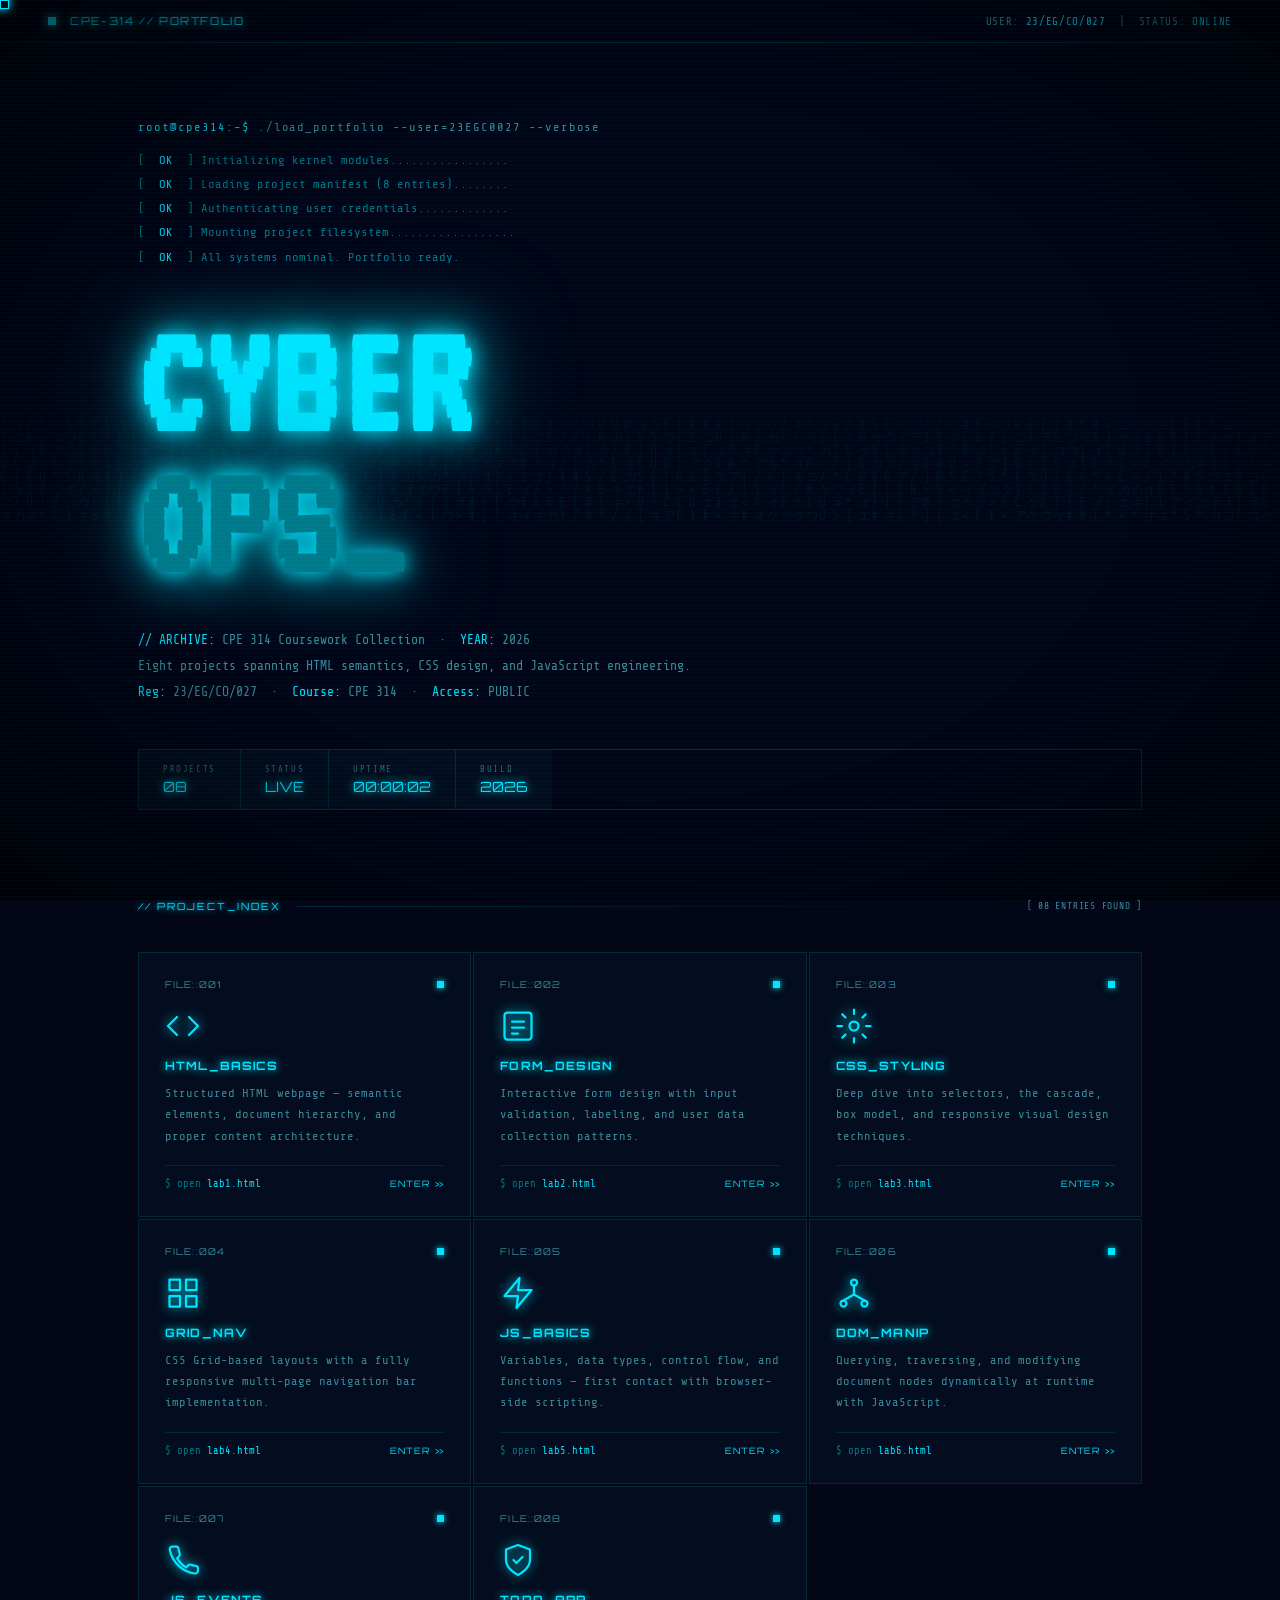
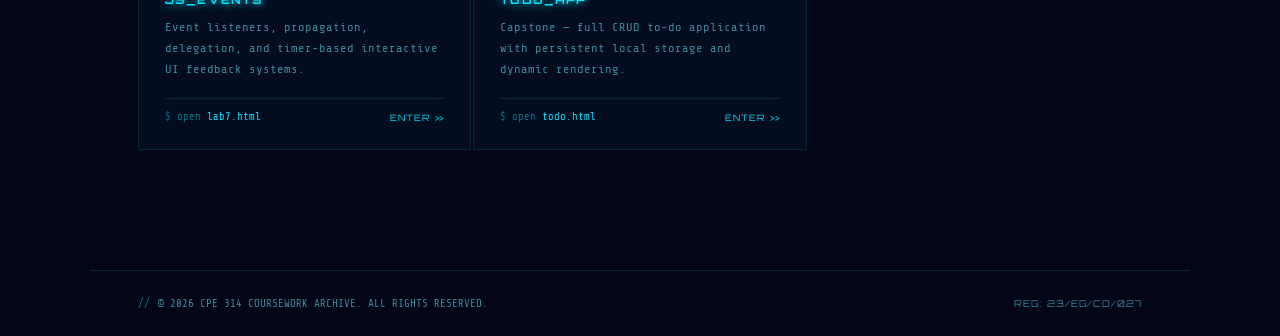
<file: index.html>
<!DOCTYPE html>
<html lang="en">
<head>
<meta charset="UTF-8">
<meta name="viewport" content="width=device-width, initial-scale=1.0">
<title>23/EG/CO/027 :: CPE314</title>
<link href="https://fonts.googleapis.com/css2?family=Share+Tech+Mono&family=VT323&family=Orbitron:wght@400;700;900&display=swap" rel="stylesheet">
<style>
  :root {
    --bg:        #020617;
    --bg2:       #030d1f;
    --bg3:       #071226;
    --cyan:      #00e5ff;
    --cyan2:     #00bcd4;
    --cyan3:     #007a8a;
    --cyan-dim:  #012a36;
    --muted:     #2a6b7a;
    --muted2:    #3a8a9a;
    --alert:     #ff4d6d;
    --amber:     #ffb000;
  }

  *, *::before, *::after { box-sizing: border-box; margin: 0; padding: 0; }
  html { scroll-behavior: smooth; }

  body {
    font-family: 'Share Tech Mono', monospace;
    background: var(--bg);
    color: var(--cyan);
    overflow-x: hidden;
    min-height: 100vh;
    cursor: none;
  }

  /* ── Custom cursor ── */
  #cur {
    position: fixed;
    width: 18px; height: 18px;
    border: 1.5px solid var(--cyan);
    pointer-events: none;
    z-index: 99999;
    transform: translate(-50%, -50%);
    transition: width 0.15s, height 0.15s, box-shadow 0.15s;
    box-shadow: 0 0 10px var(--cyan);
  }
  #cur::before, #cur::after {
    content: '';
    position: absolute;
    background: var(--cyan);
  }
  #cur::before { width: 1px; height: 100%; left: 50%; top: 0; }
  #cur::after  { width: 100%; height: 1px; top: 50%; left: 0; }

  /* ── Scanlines ── */
  body::before {
    content: '';
    position: fixed; inset: 0;
    background: repeating-linear-gradient(
      0deg, transparent, transparent 2px,
      rgba(0,229,255,0.025) 2px, rgba(0,229,255,0.025) 4px
    );
    pointer-events: none;
    z-index: 9998;
  }

  /* ── CRT vignette ── */
  body::after {
    content: '';
    position: fixed; inset: 0;
    background: radial-gradient(ellipse at center, transparent 55%, rgba(0,0,0,0.7) 100%);
    pointer-events: none;
    z-index: 9997;
  }

  /* ── Matrix canvas ── */
  #matrix {
    position: fixed; inset: 0;
    opacity: 0.06;
    z-index: 0;
    pointer-events: none;
  }

  /* ── Nav ── */
  nav {
    position: fixed; top: 0; left: 0; right: 0;
    z-index: 1000;
    display: flex;
    align-items: center;
    justify-content: space-between;
    padding: 14px 48px;
    background: rgba(2,6,23,0.95);
    border-bottom: 1px solid var(--cyan-dim);
    backdrop-filter: blur(8px);
  }

  .nav-left { display: flex; align-items: center; gap: 14px; }

  .nav-blink {
    width: 8px; height: 8px;
    background: var(--cyan);
    box-shadow: 0 0 10px var(--cyan);
    animation: blink 1.2s step-end infinite;
  }

  .nav-id {
    font-family: 'Orbitron', monospace;
    font-size: 0.68rem;
    color: var(--cyan);
    letter-spacing: 0.15em;
    text-shadow: 0 0 8px var(--cyan);
  }

  .nav-right {
    font-size: 0.68rem;
    color: var(--muted2);
    letter-spacing: 0.06em;
  }
  .nav-right .hi { color: var(--cyan); }

  /* ── Hero ── */
  .hero {
    position: relative; z-index: 1;
    min-height: 100vh;
    display: flex;
    flex-direction: column;
    justify-content: center;
    padding: 110px 48px 80px;
    max-width: 1100px;
    margin: 0 auto;
  }

  .hero-prompt {
    font-size: 0.76rem;
    color: var(--muted2);
    letter-spacing: 0.08em;
    margin-bottom: 14px;
    opacity: 0;
    animation: fadeIn 0.5s ease 0.3s forwards;
  }
  .hero-prompt .hi { color: var(--cyan); }

  .boot-lines {
    font-size: 0.76rem;
    color: var(--cyan3);
    line-height: 2;
    margin-bottom: 44px;
    opacity: 0;
    animation: fadeIn 0.4s ease 0.5s forwards;
  }
  .boot-lines .ok   { color: var(--cyan); }
  .boot-lines .warn { color: var(--amber); }

  .hero-h1 {
    font-family: 'VT323', monospace;
    font-size: clamp(4.5rem, 13vw, 10rem);
    line-height: 0.88;
    letter-spacing: 0.02em;
    text-shadow: 0 0 20px var(--cyan), 0 0 50px var(--cyan2), 0 0 100px var(--cyan3);
    margin-bottom: 32px;
    opacity: 0;
    animation: glitchIn 0.7s ease 0.9s forwards;
  }
  .hero-h1 .dim { color: var(--cyan3); }

  .hero-desc {
    font-size: 0.82rem;
    color: var(--muted2);
    line-height: 2;
    max-width: 560px;
    margin-bottom: 44px;
    opacity: 0;
    animation: fadeIn 0.5s ease 1.2s forwards;
  }
  .hero-desc .hi { color: var(--cyan); }

  .status-bar {
    display: inline-flex;
    gap: 0;
    border: 1px solid var(--cyan-dim);
    overflow: hidden;
    opacity: 0;
    animation: fadeIn 0.5s ease 1.4s forwards;
  }

  .s-item {
    display: flex;
    flex-direction: column;
    gap: 4px;
    padding: 14px 24px;
    border-right: 1px solid var(--cyan-dim);
    background: var(--bg2);
  }
  .s-item:last-child { border-right: none; }

  .s-lbl {
    font-size: 0.55rem;
    color: var(--muted);
    letter-spacing: 0.18em;
    text-transform: uppercase;
  }

  .s-val {
    font-family: 'Orbitron', monospace;
    font-size: 0.88rem;
    color: var(--cyan);
    text-shadow: 0 0 8px var(--cyan);
  }

  /* ── Section header ── */
  .sec-head {
    position: relative; z-index: 1;
    max-width: 1100px;
    margin: 0 auto;
    padding: 0 48px 40px;
    display: flex;
    align-items: center;
    gap: 16px;
  }

  .sec-lbl {
    font-family: 'Orbitron', monospace;
    font-size: 0.62rem;
    color: var(--cyan);
    letter-spacing: 0.2em;
    white-space: nowrap;
    text-shadow: 0 0 6px var(--cyan);
  }

  .sec-line {
    flex: 1;
    height: 1px;
    background: linear-gradient(90deg, var(--cyan-dim), transparent);
  }

  .sec-cnt {
    font-size: 0.6rem;
    color: var(--muted2);
    letter-spacing: 0.08em;
    white-space: nowrap;
  }

  /* ── Grid ── */
  .grid {
    position: relative; z-index: 1;
    max-width: 1100px;
    margin: 0 auto;
    padding: 0 48px 120px;
    display: grid;
    grid-template-columns: repeat(auto-fill, minmax(300px, 1fr));
    gap: 2px;
  }

  .card {
    position: relative;
    background: var(--bg2);
    border: 1px solid var(--cyan-dim);
    padding: 26px;
    text-decoration: none;
    color: inherit;
    display: flex;
    flex-direction: column;
    overflow: hidden;
    transition: border-color 0.25s, background 0.25s, box-shadow 0.25s;
    opacity: 0;
    transform: translateY(10px);
  }

  .card.show { animation: slideUp 0.45s ease forwards; }

  .card:hover {
    background: var(--bg3);
    border-color: var(--cyan);
    box-shadow: inset 0 0 20px rgba(0,229,255,0.04), 0 0 22px rgba(0,229,255,0.12);
  }

  /* Sweep light on hover */
  .card::before {
    content: '';
    position: absolute;
    top: 0; left: -120%;
    width: 60%; height: 1px;
    background: linear-gradient(90deg, transparent, var(--cyan), transparent);
    transition: left 0.5s ease;
  }
  .card:hover::before { left: 150%; }

  /* Bottom glow bar */
  .card::after {
    content: '';
    position: absolute;
    bottom: 0; left: 0; right: 0;
    height: 2px;
    background: linear-gradient(90deg, transparent, var(--cyan), transparent);
    transform: scaleX(0);
    transition: transform 0.4s ease;
  }
  .card:hover::after { transform: scaleX(1); }

  .card-top {
    display: flex;
    justify-content: space-between;
    align-items: flex-start;
    margin-bottom: 18px;
  }

  .card-id {
    font-family: 'Orbitron', monospace;
    font-size: 0.58rem;
    color: var(--muted2);
    letter-spacing: 0.12em;
  }

  .card-dot {
    width: 7px; height: 7px;
    background: var(--cyan);
    box-shadow: 0 0 6px var(--cyan);
    animation: blink 2.4s ease-in-out infinite;
    margin-top: 2px;
  }

  /* SVG icons replacing emoji */
  .card-icon {
    display: block;
    width: 36px;
    height: 36px;
    margin-bottom: 14px;
    filter: drop-shadow(0 0 6px var(--cyan));
    transition: transform 0.3s, filter 0.3s;
    stroke: var(--cyan);
    fill: none;
  }
  .card:hover .card-icon {
    transform: scale(1.15) rotate(-5deg);
    filter: drop-shadow(0 0 12px var(--cyan));
  }

  .card h3 {
    font-family: 'Orbitron', monospace;
    font-size: 0.72rem;
    font-weight: 700;
    color: var(--cyan);
    letter-spacing: 0.1em;
    text-transform: uppercase;
    margin-bottom: 10px;
    text-shadow: 0 0 8px var(--cyan);
    transition: text-shadow 0.3s;
  }
  .card:hover h3 { text-shadow: 0 0 16px var(--cyan), 0 0 32px var(--cyan2); }

  .card p {
    font-size: 0.76rem;
    color: var(--muted2);
    line-height: 1.75;
    flex: 1;
    margin-bottom: 18px;
  }

  .card-foot {
    display: flex;
    align-items: center;
    justify-content: space-between;
    border-top: 1px solid var(--cyan-dim);
    padding-top: 12px;
  }

  .card-cmd {
    font-size: 0.65rem;
    color: var(--cyan3);
  }
  .card-cmd span { color: var(--cyan); }

  .card-cta {
    font-family: 'Orbitron', monospace;
    font-size: 0.55rem;
    color: var(--cyan);
    letter-spacing: 0.1em;
    display: flex;
    align-items: center;
    gap: 5px;
    transition: gap 0.3s, text-shadow 0.3s;
  }
  .card:hover .card-cta {
    gap: 10px;
    text-shadow: 0 0 8px var(--cyan);
  }
  .card-cta::after { content: '>>'; }

  /* ── Footer ── */
  footer {
    position: relative; z-index: 1;
    border-top: 1px solid var(--cyan-dim);
    padding: 26px 48px;
    max-width: 1100px;
    margin: 0 auto;
    display: flex;
    align-items: center;
    justify-content: space-between;
    flex-wrap: wrap;
    gap: 10px;
  }

  .foot-l {
    font-size: 0.68rem;
    color: var(--muted2);
    display: flex;
    align-items: center;
    gap: 8px;
  }
  .foot-l::before { content: '//'; color: var(--cyan3); }

  .foot-r {
    font-family: 'Orbitron', monospace;
    font-size: 0.58rem;
    color: var(--muted2);
    letter-spacing: 0.1em;
  }

  /* ── Keyframes ── */
  @keyframes blink     { 0%,100%{opacity:1} 50%{opacity:0} }
  @keyframes fadeIn    { from{opacity:0} to{opacity:1} }
  @keyframes slideUp   { from{opacity:0;transform:translateY(12px)} to{opacity:1;transform:translateY(0)} }
  @keyframes glitchIn  {
    0%  { opacity:0; transform:skewX(-4deg); filter:blur(4px); }
    30% { opacity:1; transform:skewX(2deg);  filter:blur(0); }
    60% { transform:skewX(-1deg); }
    100%{ opacity:1; transform:skewX(0); }
  }

  /* ── Responsive ── */
  @media (max-width: 680px) {
    nav, .hero, .sec-head, footer { padding-left: 20px; padding-right: 20px; }
    .hero { padding-bottom: 60px; }
    .hero-h1 { font-size: 4.5rem; }
    .grid { padding: 0 20px 80px; grid-template-columns: 1fr; }
    .status-bar { flex-direction: column; width: 100%; }
    .s-item { border-right: none; border-bottom: 1px solid var(--cyan-dim); }
    .s-item:last-child { border-bottom: none; }
  }
</style>
</head>
<body>

<canvas id="matrix"></canvas>
<div id="cur"></div>

<!-- Nav -->
<nav>
  <div class="nav-left">
    <div class="nav-blink"></div>
    <span class="nav-id">CPE-314 // PORTFOLIO</span>
  </div>
  <div class="nav-right">USER: <span class="hi">23/EG/CO/027</span> &nbsp;|&nbsp; STATUS: <span class="hi">ONLINE</span></div>
</nav>

<!-- Hero -->
<section class="hero">
  <p class="hero-prompt"><span class="hi">root@cpe314:~$</span> ./load_portfolio --user=23EGC0027 --verbose</p>

  <div class="boot-lines" id="bootLines">
    <div>[&nbsp;&nbsp;<span class="ok">OK</span>&nbsp;&nbsp;] Initializing kernel modules.................</div>
    <div>[&nbsp;&nbsp;<span class="ok">OK</span>&nbsp;&nbsp;] Loading project manifest (8 entries)........</div>
    <div>[&nbsp;&nbsp;<span class="ok">OK</span>&nbsp;&nbsp;] Authenticating user credentials.............</div>
    <div>[&nbsp;&nbsp;<span class="ok">OK</span>&nbsp;&nbsp;] Mounting project filesystem..................</div>
    <div>[&nbsp;&nbsp;<span class="ok">OK</span>&nbsp;&nbsp;] All systems nominal. Portfolio ready.</div>
  </div>

  <h1 class="hero-h1">CYBER<br><span class="dim">OPS_</span></h1>

  <p class="hero-desc">
    <span class="hi">// ARCHIVE:</span> CPE 314 Coursework Collection &nbsp;·&nbsp; <span class="hi">YEAR:</span> 2026<br>
    Eight projects spanning HTML semantics, CSS design, and JavaScript engineering.<br>
    <span class="hi">Reg:</span> 23/EG/CO/027 &nbsp;·&nbsp; <span class="hi">Course:</span> CPE 314 &nbsp;·&nbsp; <span class="hi">Access:</span> PUBLIC
  </p>

  <div class="status-bar">
    <div class="s-item">
      <span class="s-lbl">Projects</span>
      <span class="s-val">08</span>
    </div>
    <div class="s-item">
      <span class="s-lbl">Status</span>
      <span class="s-val">LIVE</span>
    </div>
    <div class="s-item">
      <span class="s-lbl">Uptime</span>
      <span class="s-val" id="uptime">00:00:00</span>
    </div>
    <div class="s-item">
      <span class="s-lbl">Build</span>
      <span class="s-val">2026</span>
    </div>
  </div>
</section>

<!-- Section label -->
<div class="sec-head">
  <span class="sec-lbl">// PROJECT_INDEX</span>
  <div class="sec-line"></div>
  <span class="sec-cnt">[ 08 ENTRIES FOUND ]</span>
</div>

<!-- Cards -->
<main class="grid">

  <!-- FILE::001 — HTML Basics -->
  <a href="Lab1/lab1.html" class="card">
    <div class="card-top"><span class="card-id">FILE::001</span><div class="card-dot"></div></div>
    <svg class="card-icon" viewBox="0 0 24 24" stroke-width="1.5" stroke-linecap="round" stroke-linejoin="round">
      <polyline points="16 18 22 12 16 6"/><polyline points="8 6 2 12 8 18"/>
    </svg>
    <h3>HTML_BASICS</h3>
    <p>Structured HTML webpage — semantic elements, document hierarchy, and proper content architecture.</p>
    <div class="card-foot">
      <span class="card-cmd">$ open <span>lab1.html</span></span>
      <span class="card-cta">ENTER</span>
    </div>
  </a>

  <!-- FILE::002 — Form Design -->
  <a href="Lab2/lab2.html" class="card">
    <div class="card-top"><span class="card-id">FILE::002</span><div class="card-dot"></div></div>
    <svg class="card-icon" viewBox="0 0 24 24" stroke-width="1.5" stroke-linecap="round" stroke-linejoin="round">
      <rect x="3" y="3" width="18" height="18" rx="2"/>
      <line x1="8" y1="9" x2="16" y2="9"/>
      <line x1="8" y1="13" x2="16" y2="13"/>
      <line x1="8" y1="17" x2="12" y2="17"/>
    </svg>
    <h3>FORM_DESIGN</h3>
    <p>Interactive form design with input validation, labeling, and user data collection patterns.</p>
    <div class="card-foot">
      <span class="card-cmd">$ open <span>lab2.html</span></span>
      <span class="card-cta">ENTER</span>
    </div>
  </a>

  <!-- FILE::003 — CSS Styling -->
  <a href="Lab3/lab3.html" class="card">
    <div class="card-top"><span class="card-id">FILE::003</span><div class="card-dot"></div></div>
    <svg class="card-icon" viewBox="0 0 24 24" stroke-width="1.5" stroke-linecap="round" stroke-linejoin="round">
      <circle cx="12" cy="12" r="3"/>
      <path d="M12 1v3M12 20v3M4.22 4.22l2.12 2.12M17.66 17.66l2.12 2.12M1 12h3M20 12h3M4.22 19.78l2.12-2.12M17.66 6.34l2.12-2.12"/>
    </svg>
    <h3>CSS_STYLING</h3>
    <p>Deep dive into selectors, the cascade, box model, and responsive visual design techniques.</p>
    <div class="card-foot">
      <span class="card-cmd">$ open <span>lab3.html</span></span>
      <span class="card-cta">ENTER</span>
    </div>
  </a>

  <!-- FILE::004 — Grid Nav -->
  <a href="Lab4/lab4.html" class="card">
    <div class="card-top"><span class="card-id">FILE::004</span><div class="card-dot"></div></div>
    <svg class="card-icon" viewBox="0 0 24 24" stroke-width="1.5" stroke-linecap="round" stroke-linejoin="round">
      <rect x="3" y="3" width="7" height="7"/><rect x="14" y="3" width="7" height="7"/>
      <rect x="3" y="14" width="7" height="7"/><rect x="14" y="14" width="7" height="7"/>
    </svg>
    <h3>GRID_NAV</h3>
    <p>CSS Grid-based layouts with a fully responsive multi-page navigation bar implementation.</p>
    <div class="card-foot">
      <span class="card-cmd">$ open <span>lab4.html</span></span>
      <span class="card-cta">ENTER</span>
    </div>
  </a>

  <!-- FILE::005 — JS Basics -->
  <a href="Lab5/lab5.html" class="card">
    <div class="card-top"><span class="card-id">FILE::005</span><div class="card-dot"></div></div>
    <svg class="card-icon" viewBox="0 0 24 24" stroke-width="1.5" stroke-linecap="round" stroke-linejoin="round">
      <polygon points="13 2 3 14 12 14 11 22 21 10 12 10 13 2"/>
    </svg>
    <h3>JS_BASICS</h3>
    <p>Variables, data types, control flow, and functions — first contact with browser-side scripting.</p>
    <div class="card-foot">
      <span class="card-cmd">$ open <span>lab5.html</span></span>
      <span class="card-cta">ENTER</span>
    </div>
  </a>

  <!-- FILE::006 — DOM Manip -->
  <a href="Lab6/lab6.html" class="card">
    <div class="card-top"><span class="card-id">FILE::006</span><div class="card-dot"></div></div>
    <svg class="card-icon" viewBox="0 0 24 24" stroke-width="1.5" stroke-linecap="round" stroke-linejoin="round">
      <circle cx="12" cy="5" r="2"/><circle cx="5" cy="19" r="2"/><circle cx="19" cy="19" r="2"/>
      <line x1="12" y1="7" x2="12" y2="13"/>
      <polyline points="12 13 5 17"/><polyline points="12 13 19 17"/>
    </svg>
    <h3>DOM_MANIP</h3>
    <p>Querying, traversing, and modifying document nodes dynamically at runtime with JavaScript.</p>
    <div class="card-foot">
      <span class="card-cmd">$ open <span>lab6.html</span></span>
      <span class="card-cta">ENTER</span>
    </div>
  </a>

  <!-- FILE::007 — JS Events -->
  <a href="Lab7/lab7.html" class="card">
    <div class="card-top"><span class="card-id">FILE::007</span><div class="card-dot"></div></div>
    <svg class="card-icon" viewBox="0 0 24 24" stroke-width="1.5" stroke-linecap="round" stroke-linejoin="round">
      <path d="M22 16.92V19a2 2 0 01-2.18 2A19.79 19.79 0 013.21 5.18 2 2 0 015 3h2.09a2 2 0 012 1.72c.127.96.361 1.903.7 2.81a2 2 0 01-.45 2.11L8.09 10.91a16 16 0 006 6l1.27-1.27a2 2 0 012.11-.45c.907.339 1.85.574 2.81.7A2 2 0 0122 17z"/>
    </svg>
    <h3>JS_EVENTS</h3>
    <p>Event listeners, propagation, delegation, and timer-based interactive UI feedback systems.</p>
    <div class="card-foot">
      <span class="card-cmd">$ open <span>lab7.html</span></span>
      <span class="card-cta">ENTER</span>
    </div>
  </a>

  <!-- FILE::008 — Todo App -->
  <a href="To-Do/todo.html" class="card">
    <div class="card-top"><span class="card-id">FILE::008</span><div class="card-dot"></div></div>
    <svg class="card-icon" viewBox="0 0 24 24" stroke-width="1.5" stroke-linecap="round" stroke-linejoin="round">
      <path d="M12 22s8-4 8-10V5l-8-3-8 3v7c0 6 8 10 8 10z"/>
      <polyline points="9 12 11 14 15 10"/>
    </svg>
    <h3>TODO_APP</h3>
    <p>Capstone — full CRUD to-do application with persistent local storage and dynamic rendering.</p>
    <div class="card-foot">
      <span class="card-cmd">$ open <span>todo.html</span></span>
      <span class="card-cta">ENTER</span>
    </div>
  </a>

</main>

<footer>
  <div class="foot-l">© 2026 CPE 314 COURSEWORK ARCHIVE. ALL RIGHTS RESERVED.</div>
  <div class="foot-r">REG: 23/EG/CO/027</div>
</footer>

<script>
  // ── Custom cursor ──
  const cur = document.getElementById('cur');
  document.addEventListener('mousemove', e => {
    cur.style.left = e.clientX + 'px';
    cur.style.top  = e.clientY + 'px';
  });
  document.querySelectorAll('a, .card').forEach(el => {
    el.addEventListener('mouseenter', () => { cur.style.width='28px'; cur.style.height='28px'; });
    el.addEventListener('mouseleave', () => { cur.style.width='18px'; cur.style.height='18px'; });
  });

  // ── Matrix rain ──
  const canvas = document.getElementById('matrix');
  const ctx = canvas.getContext('2d');
  function resize() {
    canvas.width  = window.innerWidth;
    canvas.height = window.innerHeight;
  }
  resize();
  window.addEventListener('resize', resize);

  const chars = '01<>/{}[]#@SECURE!?&*アイウエオカキクケコ'.split('');
  const fs = 13;
  let drops = Array(Math.floor(window.innerWidth / fs)).fill(1);

  setInterval(() => {
    ctx.fillStyle = 'rgba(2,6,23,0.05)';
    ctx.fillRect(0, 0, canvas.width, canvas.height);
    ctx.fillStyle = '#00e5ff';
    ctx.font = fs + 'px Share Tech Mono';
    drops.forEach((y, i) => {
      ctx.fillText(chars[Math.floor(Math.random() * chars.length)], i * fs, y * fs);
      if (y * fs > canvas.height && Math.random() > 0.975) drops[i] = 0;
      drops[i]++;
    });
  }, 50);

  // ── Boot text stagger ──
  const lines = document.querySelectorAll('#bootLines div');
  lines.forEach((el, i) => {
    el.style.opacity = '0';
    setTimeout(() => {
      el.style.transition = 'opacity 0.3s';
      el.style.opacity = '1';
    }, 600 + i * 220);
  });

  // ── Live uptime counter ──
  const start = Date.now();
  setInterval(() => {
    const s   = Math.floor((Date.now() - start) / 1000);
    const h   = String(Math.floor(s / 3600)).padStart(2, '0');
    const m   = String(Math.floor((s % 3600) / 60)).padStart(2, '0');
    const sec = String(s % 60).padStart(2, '0');
    document.getElementById('uptime').textContent = h + ':' + m + ':' + sec;
  }, 1000);

  // ── Card scroll reveal ──
  const cards = document.querySelectorAll('.card');
  const obs = new IntersectionObserver(entries => {
    entries.forEach(entry => {
      if (entry.isIntersecting) {
        const i = Array.from(cards).indexOf(entry.target);
        entry.target.style.animationDelay = (i * 0.07) + 's';
        entry.target.classList.add('show');
        obs.unobserve(entry.target);
      }
    });
  }, { threshold: 0.1 });
  cards.forEach(c => obs.observe(c));
</script>
</body>
</html>
</file>
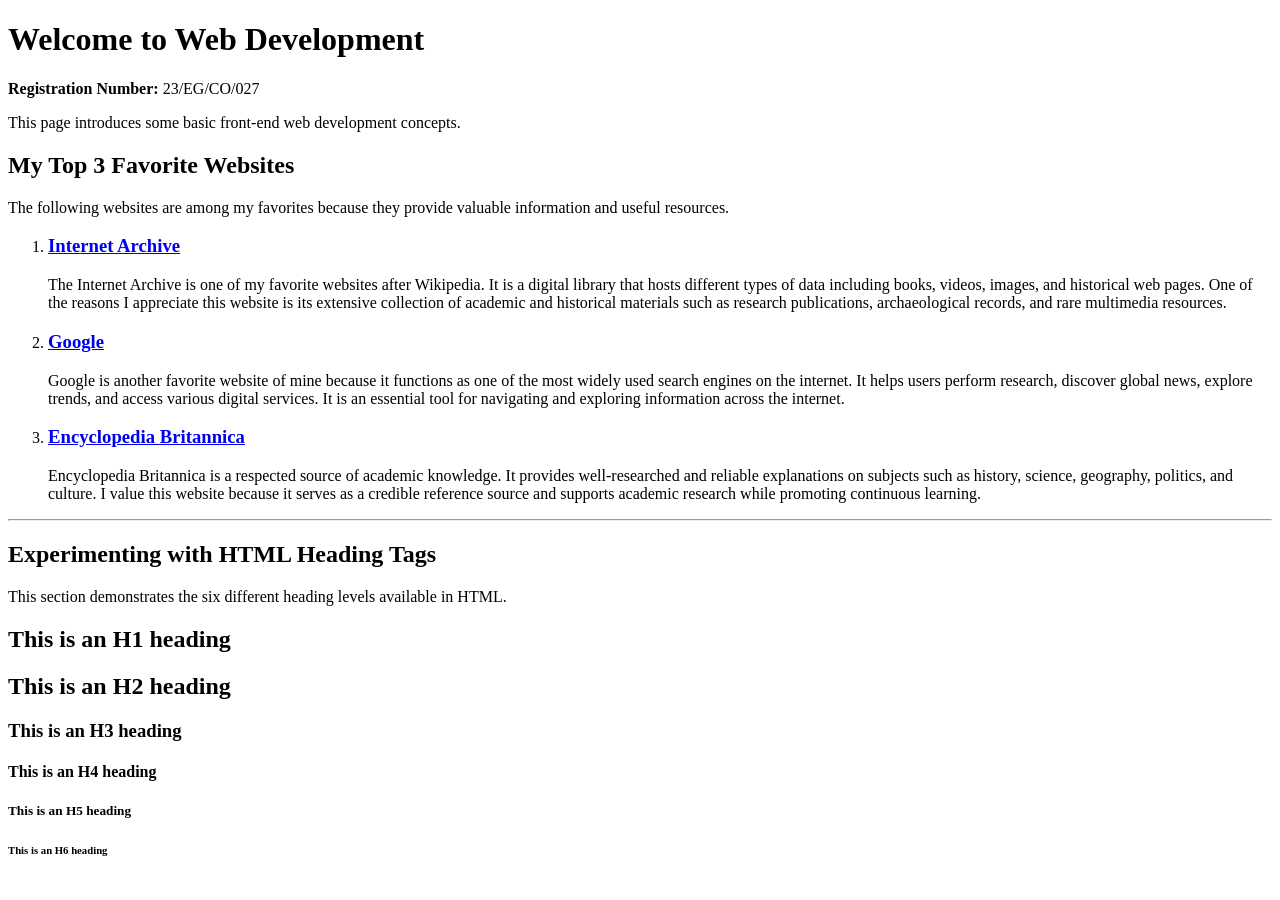
<file: lab1.html>
<!DOCTYPE html>
<html lang="en">
<head>
    <!-- Character encoding for proper text rendering -->
    <meta charset="UTF-8">

    <!-- Makes the page responsive on mobile devices -->
    <meta name="viewport" content="width=device-width, initial-scale=1.0">

    <title>My First Web Page</title>
</head>

<body>

    <!-- Main Page Heading -->
    <header>
        <h1>Welcome to Web Development</h1>
        <p><strong>Registration Number:</strong> 23/EG/CO/027</p>
        <p>This page introduces some basic front-end web development concepts.</p>
    </header>


    <!-- Activity 2: Favorite Websites Section -->
    <section>

        <h2>My Top 3 Favorite Websites</h2>
        <p>The following websites are among my favorites because they provide valuable information and useful resources.</p>

        <ol>

            <!-- Website 1 -->
            <li>
                <h3>
                    <a href="https://archive.org" target="_blank">
                        Internet Archive
                    </a>
                </h3>

                <p>
                    The Internet Archive is one of my favorite websites after Wikipedia.
                    It is a digital library that hosts different types of data including
                    books, videos, images, and historical web pages. One of the reasons I
                    appreciate this website is its extensive collection of academic and
                    historical materials such as research publications, archaeological
                    records, and rare multimedia resources.
                </p>
            </li>


            <!-- Website 2 -->
            <li>
                <h3>
                    <a href="https://www.google.com" target="_blank">
                        Google
                    </a>
                </h3>

                <p>
                    Google is another favorite website of mine because it functions as
                    one of the most widely used search engines on the internet. It helps
                    users perform research, discover global news, explore trends, and
                    access various digital services. It is an essential tool for navigating
                    and exploring information across the internet.
                </p>
            </li>


            <!-- Website 3 -->
            <li>
                <h3>
                    <a href="https://www.britannica.com" target="_blank">
                        Encyclopedia Britannica
                    </a>
                </h3>

                <p>
                    Encyclopedia Britannica is a respected source of academic knowledge.
                    It provides well-researched and reliable explanations on subjects
                    such as history, science, geography, politics, and culture.
                    I value this website because it serves as a credible reference
                    source and supports academic research while promoting continuous learning.
                </p>
            </li>

        </ol>

    </section>


    <!-- Activity 4: Heading Tag Experiment -->
    <section>

        <hr>

        <h2>Experimenting with HTML Heading Tags</h2>
        <p>This section demonstrates the six different heading levels available in HTML.</p>

        <h1>This is an H1 heading</h1>
        <h2>This is an H2 heading</h2>
        <h3>This is an H3 heading</h3>
        <h4>This is an H4 heading</h4>
        <h5>This is an H5 heading</h5>
        <h6>This is an H6 heading</h6>

    </section>

</body>
</html>
</file>
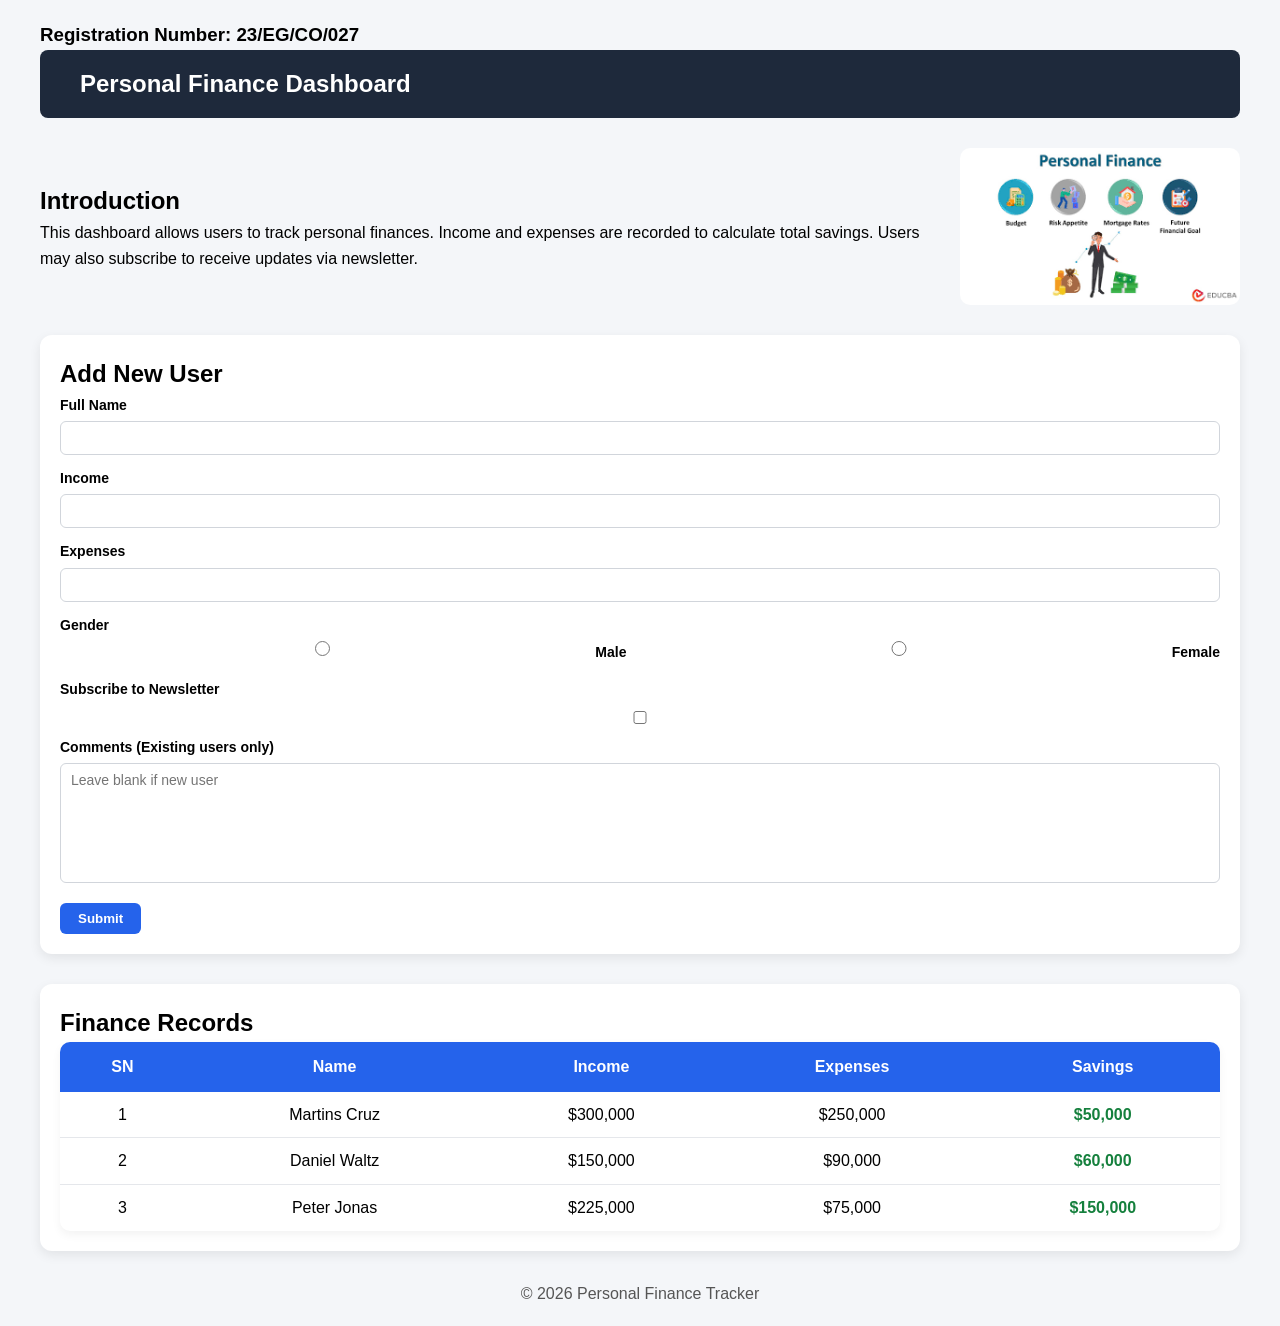
<file: lab2.html>
<!DOCTYPE html>
<html lang="en">
<head>

<meta charset="UTF-8">
<meta name="viewport" content="width=device-width, initial-scale=1.0">

<title>Personal Finance Tracker</title>

<style>

/* =========================
   GLOBAL RESET
========================= */

*{
margin:0;
padding:0;
box-sizing:border-box;
font-family:'Segoe UI', sans-serif;
}

body{
background-color:#f4f6f9;
padding:20px 40px;
line-height:1.6;
}

/* =========================
   HEADER
========================= */

header{
background:#1e293b;
color:white;
padding:15px 40px;
border-radius:8px;
margin-bottom:20px;
}

header nav{
display:flex;
justify-content:space-between;
align-items:center;
}

/* =========================
   INTRO SECTION
========================= */

.intro-section{
display:flex;
align-items:center;
justify-content:space-between;
margin:30px 0;
gap:30px;
}

.intro-section img{
width:280px;
border-radius:10px;
}

/* =========================
   CARD COMPONENT
========================= */

.card{
background:white;
padding:20px;
border-radius:12px;
box-shadow:0px 4px 12px rgba(0,0,0,0.08);
margin-bottom:30px;
}

/* =========================
   FORM
========================= */

.form-container label{
display:block;
font-weight:600;
margin-bottom:5px;
font-size:14px;
}

.form-container input,
.form-container textarea{
width:100%;
padding:8px 10px;
margin-bottom:12px;
border:1px solid #d1d5db;
border-radius:6px;
font-size:14px;
}

.form-container textarea{
height:120px;
resize:none;
}

/* RADIO GROUP */

.gender-group{
display:flex;
gap:10px;
margin-bottom:10px;
}

/* BUTTON */

button{
padding:8px 18px;
font-weight:600;
border:none;
background:#2563eb;
color:white;
border-radius:6px;
cursor:pointer;
}

button:hover{
background:#1e40af;
}

/* =========================
   TABLE
========================= */

table{
width:100%;
border-collapse:collapse;
background:white;
border-radius:10px;
overflow:hidden;
box-shadow:0px 4px 10px rgba(0,0,0,0.05);
}

table th{
background:#2563eb;
color:white;
padding:12px;
}

table td{
padding:10px;
text-align:center;
border-bottom:1px solid #e5e7eb;
}

table tr:last-child td{
border-bottom:none;
}

.amount{
font-weight:bold;
color:#15803d;
}

/* =========================
   FOOTER
========================= */

footer{
text-align:center;
margin-top:30px;
color:#555;
}

</style>

</head>

<body>

<h3>Registration Number: 23/EG/CO/027</h3>

<header>
<nav>
<h1>Personal Finance Dashboard</h1>
</nav>
</header>

<main>

<!-- INTRODUCTION -->

<section class="intro-section">

<div>
<h2>Introduction</h2>

<p>
This dashboard allows users to track personal finances.
Income and expenses are recorded to calculate total savings.
Users may also subscribe to receive updates via newsletter.
</p>

</div>

<img src="../personal-finance.png" alt="Personal Finance Illustration">

</section>

<!-- FORM SECTION -->

<section class="card">

<h2>Add New User</h2>

<form id="financeForm" class="form-container">

<label for="name">Full Name</label>
<input type="text" id="name" required>

<label for="income">Income</label>
<input type="number" id="income" required>

<label for="expenses">Expenses</label>
<input type="number" id="expenses" required>

<label>Gender</label>

<div class="gender-group">

<input type="radio" id="male" name="gender" value="male" required>
<label for="male">Male</label>

<input type="radio" id="female" name="gender" value="female">
<label for="female">Female</label>

</div>

<label for="newsletter">Subscribe to Newsletter</label>
<input type="checkbox" id="newsletter">

<label for="comments">Comments (Existing users only)</label>
<textarea id="comments" placeholder="Leave blank if new user"></textarea>

<button type="submit">Submit</button>

</form>

</section>

<!-- TABLE SECTION -->

<section class="card">

<h2>Finance Records</h2>

<table id="financeTable">

<thead>
<tr>
<th>SN</th>
<th>Name</th>
<th>Income</th>
<th>Expenses</th>
<th>Savings</th>
</tr>
</thead>

<tbody>

<tr>
<td>1</td>
<td>Martins Cruz</td>
<td>$300,000</td>
<td>$250,000</td>
<td class="amount">$50,000</td>
</tr>

<tr>
<td>2</td>
<td>Daniel Waltz</td>
<td>$150,000</td>
<td>$90,000</td>
<td class="amount">$60,000</td>
</tr>

<tr>
<td>3</td>
<td>Peter Jonas</td>
<td>$225,000</td>
<td>$75,000</td>
<td class="amount">$150,000</td>
</tr>

</tbody>

</table>

</section>

</main>

<footer>

<p>© 2026 Personal Finance Tracker</p>

</footer>

<script>

/* =========================
   DOM ELEMENTS
========================= */

const form = document.getElementById("financeForm");
const tableBody = document.querySelector("#financeTable tbody");
const newsletter = document.getElementById("newsletter");
const comments = document.getElementById("comments");

let serialNumber = 4;

/* =========================
   NEWSLETTER LOGIC
========================= */

newsletter.addEventListener("change", function(){

if(newsletter.checked){

comments.disabled = true;
comments.value = "";

}else{

comments.disabled = false;

}

});

/* =========================
   FORM SUBMISSION
========================= */

form.addEventListener("submit", function(e){

e.preventDefault();

const name = document.getElementById("name").value;
const income = Number(document.getElementById("income").value);
const expenses = Number(document.getElementById("expenses").value);

const savings = income - expenses;

const row = tableBody.insertRow();

row.innerHTML = `
<td>${serialNumber++}</td>
<td>${name}</td>
<td>$${income.toLocaleString()}</td>
<td>$${expenses.toLocaleString()}</td>
<td class="amount">$${savings.toLocaleString()}</td>
`;

form.reset();
comments.disabled = false;

});

</script>

</body>
</html>
</file>
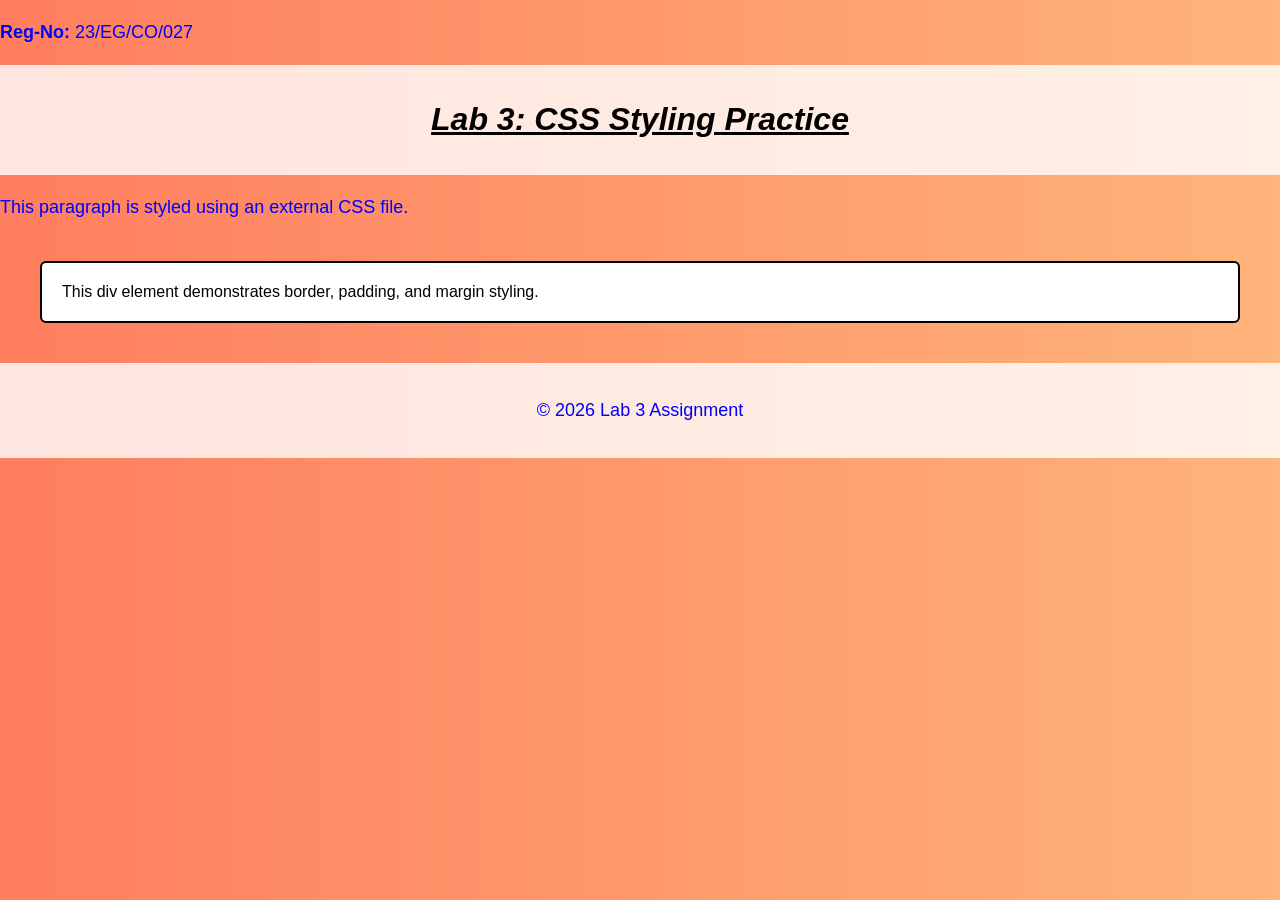
<file: lab3.html>
<!DOCTYPE html>
<html lang="en">
<head>

    <meta charset="UTF-8">
    <meta name="viewport" content="width=device-width, initial-scale=1.0">

    <title>Lab 3 – CSS Styling</title>

    <!-- External CSS File -->
    <link rel="stylesheet" href="lab3-styles.css">

    <!-- Internal CSS -->
    <style>
        h1 {
            font-style: italic;
            text-decoration: underline;
        }
    </style>

</head>

<body>

    <!-- Registration Number -->
    <p><strong>Reg-No:</strong> 23/EG/CO/027</p>

    <!-- Page Header -->
    <header>
        <h1>Lab 3: CSS Styling Practice</h1>
    </header>

    <main>

        <!-- External CSS Paragraph Example -->
        <section>
            <p>This paragraph is styled using an external CSS file.</p>
        </section>

        <!-- Box Styling Example -->
        <section>
            <div class="box">
                This div element demonstrates border, padding, and margin styling.
            </div>
        </section>

    </main>

    <footer>
        <p>&copy; 2026 Lab 3 Assignment</p>
    </footer>

</body>
</html>
</file>
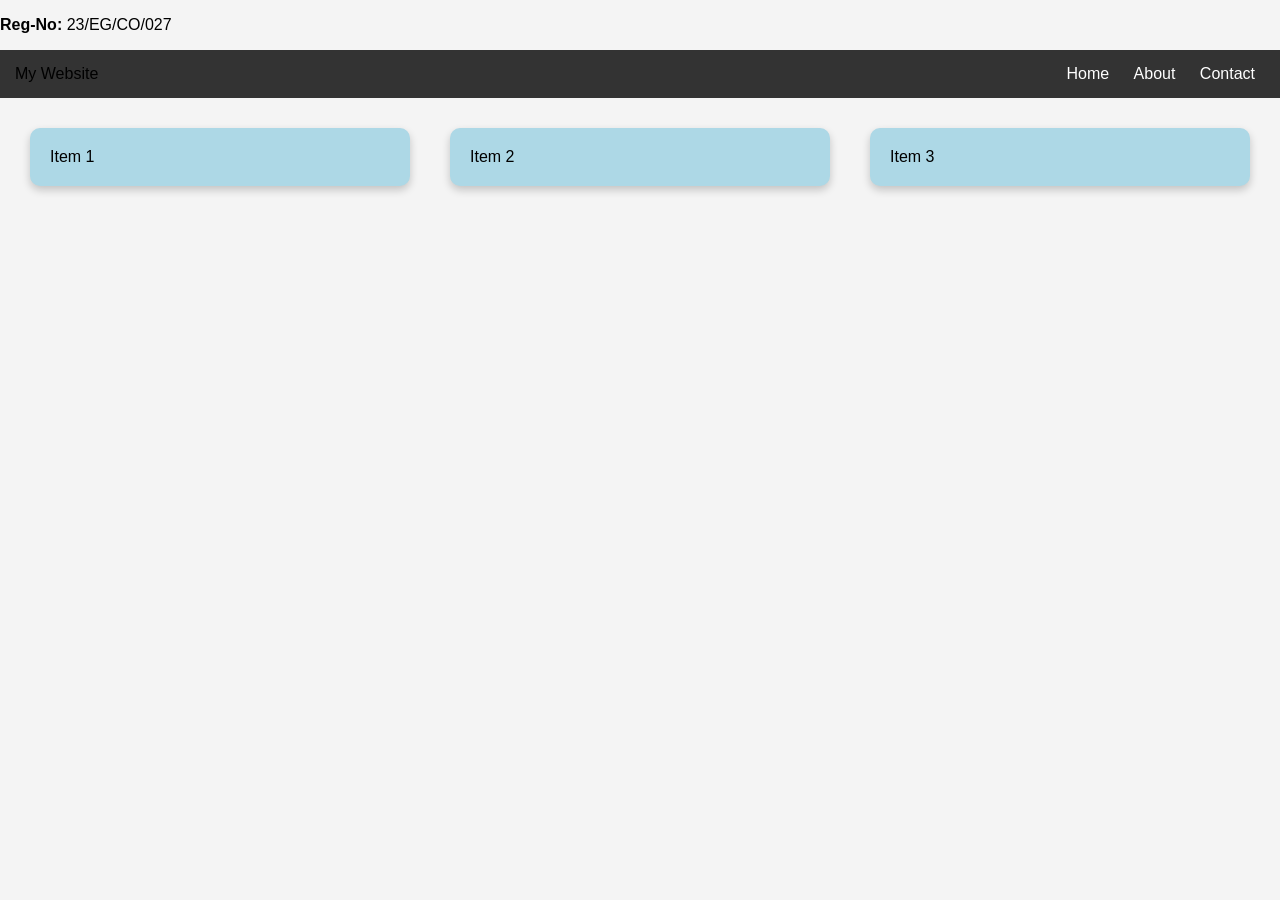
<file: lab4.html>
<!DOCTYPE html>
<html lang="en">
<head>

<meta charset="UTF-8">
<meta name="viewport" content="width=device-width, initial-scale=1.0">

<title>Lab 4 – Grid & Navigation Assignment</title>

<!-- External CSS -->
<link rel="stylesheet" href="lab4-styles.css">

</head>

<body>

<!-- Registration Number -->
<p><strong>Reg-No:</strong> 23/EG/CO/027</p>

<!-- Navigation Bar -->
<header>
    <nav>
        <!-- Logo / Brand -->
        <div class="logo">My Website</div>

        <!-- Navigation Links -->
        <div class="nav-links">
            <a href="#">Home</a>
            <a href="#">About</a>
            <a href="#">Contact</a>
        </div>
    </nav>
</header>

<!-- Main Content: Grid Layout -->
<main>
    <section class="container">
        <div class="item">Item 1</div>
        <div class="item">Item 2</div>
        <div class="item">Item 3</div>
    </section>
</main>

</body>
</html>
</file>
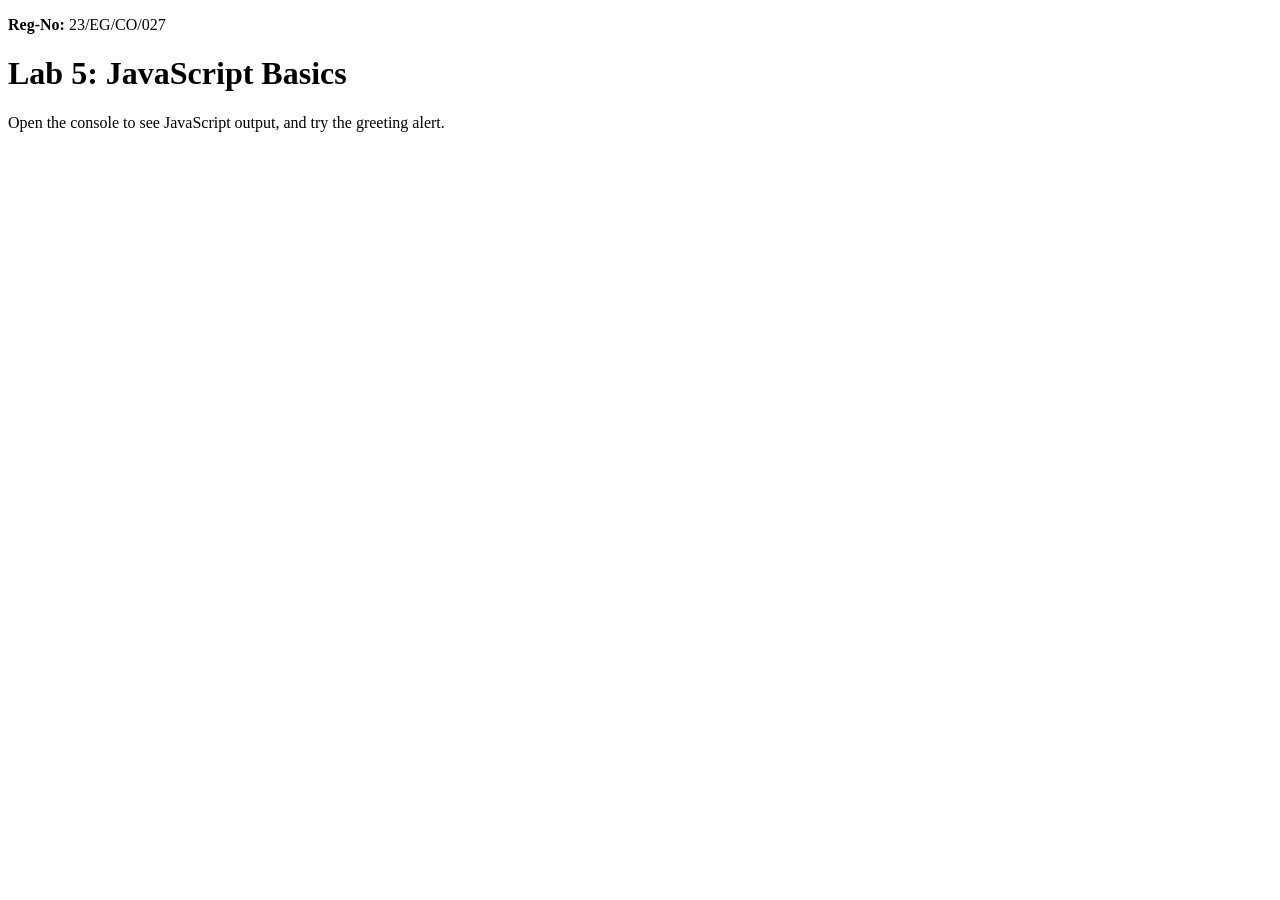
<file: lab5.html>
<!DOCTYPE html>
<html lang="en">
<head>
    <meta charset="UTF-8">
    <meta name="viewport" content="width=device-width, initial-scale=1.0">
    <title>Lab 5 – JavaScript Basics</title>
</head>
<body>

    <!-- Registration Number -->
    <p><strong>Reg-No:</strong> 23/EG/CO/027</p>

    <!-- Page Heading -->
    <header>
        <h1>Lab 5: JavaScript Basics</h1>
    </header>

    <!-- JavaScript Demonstration -->
    <main>
        <p>Open the console to see JavaScript output, and try the greeting alert.</p>

        <script>
            // Example of declaring a variable
            let name = "Alice";
            console.log("Hello, " + name);

            // Function to greet a user
            function greet(user) {
                alert("Welcome, " + user + "!");
            }

            // Call the function
            greet("Bob");
        </script>

        <!-- External Script -->
        <script src="script.js"></script>
    </main>

</body>
</html>
</file>
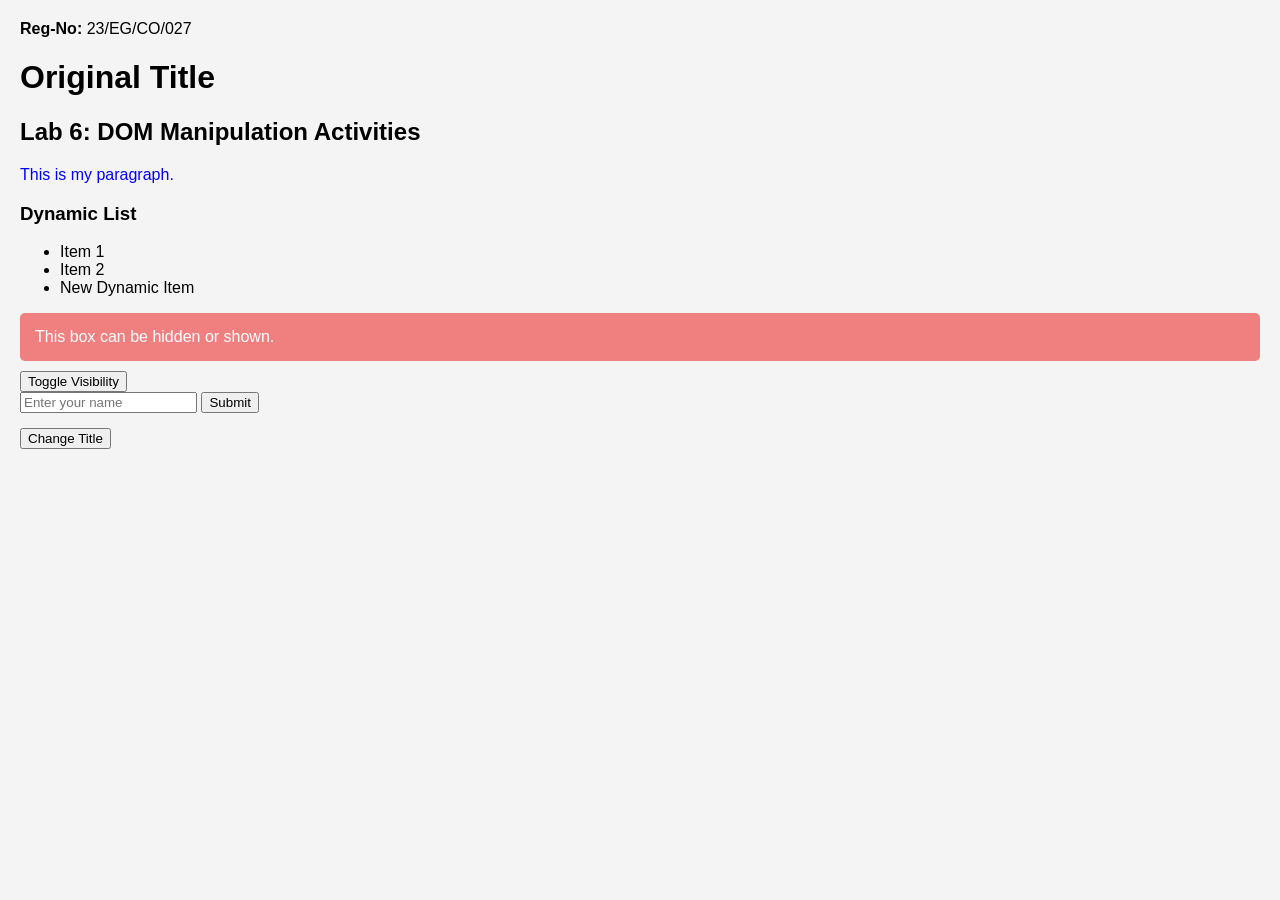
<file: lab6.html>
<!DOCTYPE html>
<html lang="en">
<head>
    <meta charset="UTF-8">
    <meta name="viewport" content="width=device-width, initial-scale=1.0">
    <title>Lab 6 – DOM Manipulation</title>
    <style>
        /* Optional basic styling */
        body {
            font-family: Arial, sans-serif;
            margin: 20px;
            background-color: #f4f4f4;
        }
        .toggleBox {
            padding: 15px;
            margin: 10px 0;
            background-color: lightcoral;
            color: white;
            border-radius: 5px;
        }
        .hidden {
            display: none;
        }
        #output {
            margin-top: 15px;
            font-weight: bold;
            color: darkgreen;
        }
    </style>
</head>
<body>

    <!-- Registration Number -->
    <p><strong>Reg-No:</strong> 23/EG/CO/027</p>

    <!-- Page Title -->
    <header>
        <h1 id="title">Original Title</h1>
    </header>

    <main>
        <h2>Lab 6: DOM Manipulation Activities</h2>

        <!-- Paragraph -->
        <section>
            <p id="myParagraph">This is my paragraph.</p>
        </section>

        <!-- Existing List -->
        <section>
            <h3>Dynamic List</h3>
            <ul id="existingList">
                <li>Item 1</li>
                <li>Item 2</li>
            </ul>
        </section>

        <!-- Toggle Section -->
        <section>
            <div class="toggleBox">
                This box can be hidden or shown.
            </div>
            <button id="toggleBtn" type="button">Toggle Visibility</button>
        </section>

        <!-- Form Section -->
        <section>
            <form id="myForm">
                <input type="text" id="nameInput" placeholder="Enter your name" required>
                <button type="submit">Submit</button>
            </form>
            <div id="output"></div>
        </section>

        <!-- Button to Change Title -->
        <section>
            <button type="button" onclick="changeTitle()">Change Title</button>
        </section>

    </main>

    <!-- JavaScript -->
    <script>
        // Simple function to change page title
        function changeTitle() {
            const title = document.getElementById("title");
            if (title) {
                title.textContent = "New Title!";
            }
        }
    </script>
    <script src="lab6-script.js"></script>

</body>
</html>
</file>
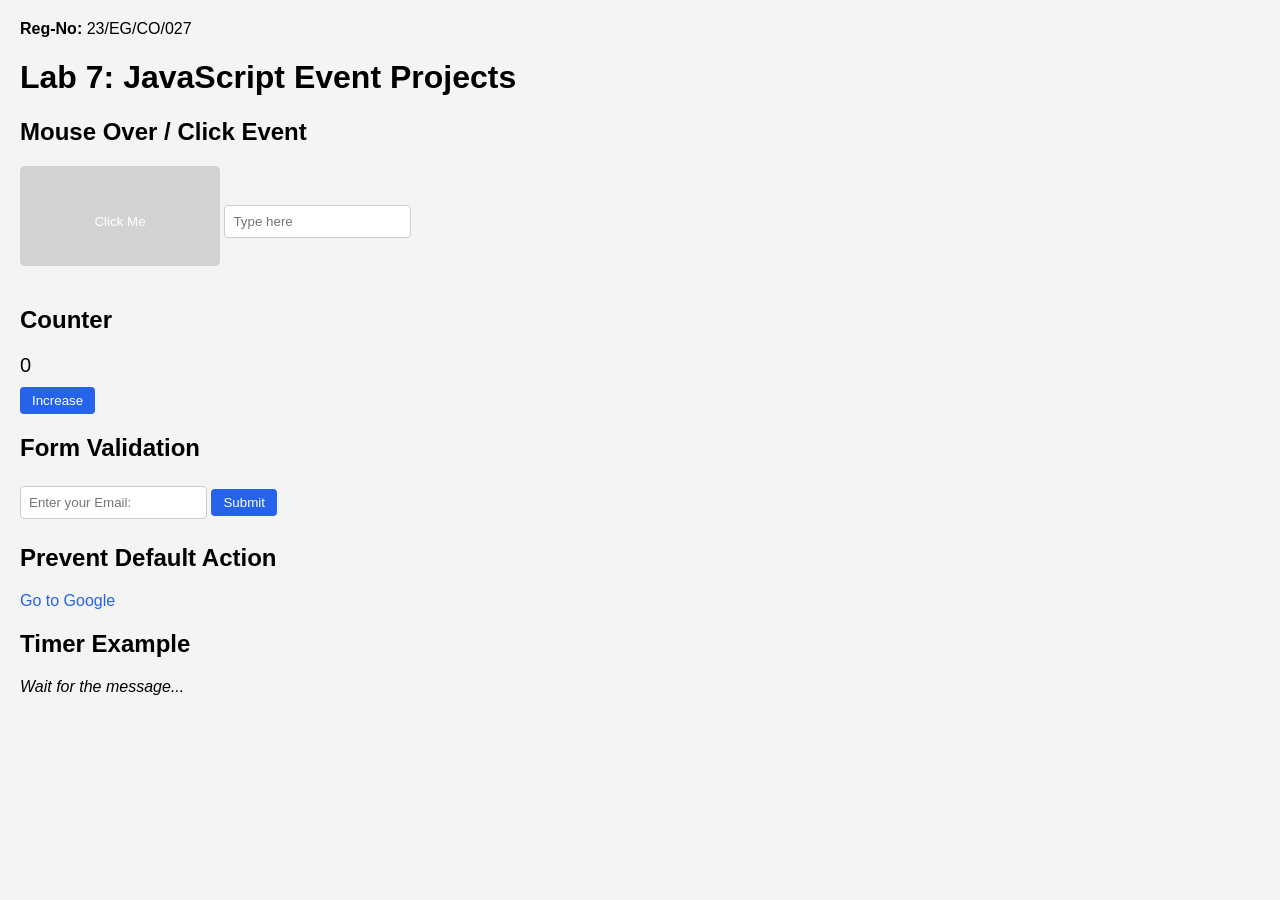
<file: lab7.html>
<!DOCTYPE html>
<html lang="en">
<head>
    <meta charset="UTF-8">
    <meta name="viewport" content="width=device-width, initial-scale=1.0">
    <title>Lab 7 – JavaScript Events</title>

    <style>
        /* Container styling */
        body {
            font-family: Arial, sans-serif;
            margin: 20px;
            background-color: #f4f4f4;
        }

        /* Hover / Click Box */
        #hoverBox {
            width: 200px;
            height: 100px;
            background: lightgray;
            text-align: center;
            line-height: 100px;
            margin-bottom: 20px;
            cursor: pointer;
            user-select: none;
            border-radius: 5px;
            transition: background 0.3s;
        }

        #hoverBox:hover {
            background: gray;
            color: white;
        }

        /* Counter */
        #counter {
            font-size: 20px;
            margin: 10px 0;
        }

        /* Form Feedback */
        #FormMessage {
            font-weight: bold;
            color: red;
            margin-top: 10px;
        }

        /* Input styling */
        input[type="text"] {
            padding: 8px;
            margin: 5px 0;
            border-radius: 4px;
            border: 1px solid #ccc;
        }

        button {
            padding: 6px 12px;
            border-radius: 4px;
            border: none;
            background-color: #2563eb;
            color: white;
            cursor: pointer;
            transition: background 0.3s;
        }

        button:hover {
            background-color: #1e40af;
        }

        a {
            color: #2563eb;
            text-decoration: none;
        }

        a:hover {
            text-decoration: underline;
        }

        /* Timer text */
        #timerText {
            font-style: italic;
            margin-top: 10px;
        }
    </style>
</head>
<body>

    <!-- Registration Number -->
    <p><strong>Reg-No:</strong> 23/EG/CO/027</p>

    <header>
        <h1>Lab 7: JavaScript Event Projects</h1>
    </header>

    <main>

        <!-- Mouse Hover / Click Example -->
        <section>
            <h2>Mouse Over / Click Event</h2>
            <button id="hoverBox">Click Me</button>
            <input type="text" id="input" placeholder="Type here">
        </section>

        <!-- Counter Example -->
        <section>
            <h2>Counter</h2>
            <div id="counter">0</div>
            <button id="increaseBtn">Increase</button>
        </section>

        <!-- Form Validation Example -->
        <section>
            <h2>Form Validation</h2>
            <form id="emailForm">
                <input type="text" id="emailInput" placeholder="Enter your Email:" required>
                <button type="submit">Submit</button>
            </form>
            <p id="FormMessage"></p>
        </section>

        <!-- Prevent Default Example -->
        <section>
            <h2>Prevent Default Action</h2>
            <a href="https://google.com" id="myLink" target="_blank">Go to Google</a>
        </section>

        <!-- Timer Example -->
        <section>
            <h2>Timer Example</h2>
            <p id="timerText">Wait for the message...</p>
        </section>

    </main>

    <!-- External JavaScript -->
    <script src="lab7.js"></script>

</body>
</html>
</file>
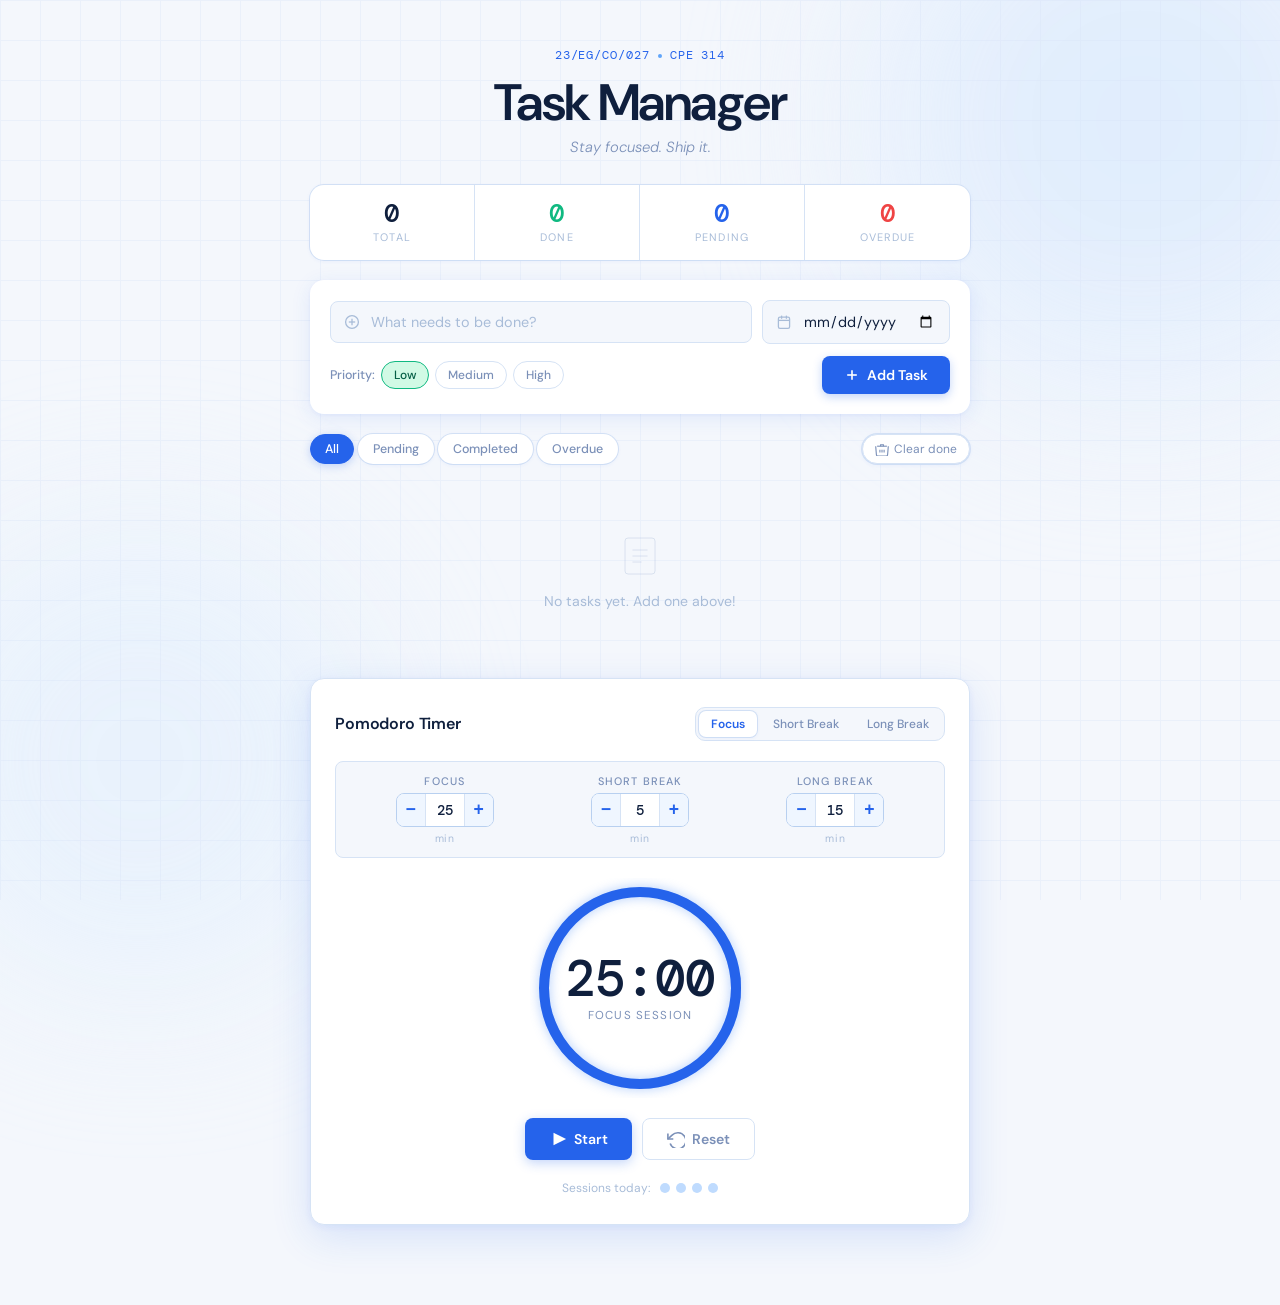
<file: todo.html>
<!DOCTYPE html>
<html lang="en">
<head>
  <meta charset="UTF-8">
  <meta name="viewport" content="width=device-width, initial-scale=1.0">
  <title>Advanced To-Do List with Pomodoro</title>
  <link href="https://fonts.googleapis.com/css2?family=DM+Sans:ital,wght@0,300;0,400;0,500;0,600;1,300&family=DM+Mono:wght@400;500&display=swap" rel="stylesheet">
  <link rel="stylesheet" href="todo.css">
</head>
<body>

  <!-- Background decoration -->
  <div class="bg-orb bg-orb--1"></div>
  <div class="bg-orb bg-orb--2"></div>
  <div class="bg-grid"></div>

  <div class="container">

    <!-- Header -->
    <header class="header">
      <div class="header__meta">
        <span class="header__reg">23/EG/CO/027</span>
        <span class="header__dot"></span>
        <span class="header__course">CPE 314</span>
      </div>
      <h1 class="header__title">Task Manager</h1>
      <p class="header__sub">Stay focused. Ship it.</p>
    </header>

    <!-- Stats bar -->
    <div class="stats-bar">
      <div class="stat">
        <span class="stat__num" id="statTotal">0</span>
        <span class="stat__lbl">Total</span>
      </div>
      <div class="stat">
        <span class="stat__num stat__num--done" id="statDone">0</span>
        <span class="stat__lbl">Done</span>
      </div>
      <div class="stat">
        <span class="stat__num stat__num--pending" id="statPending">0</span>
        <span class="stat__lbl">Pending</span>
      </div>
      <div class="stat">
        <span class="stat__num stat__num--overdue" id="statOverdue">0</span>
        <span class="stat__lbl">Overdue</span>
      </div>
    </div>

    <!-- Input section -->
    <div class="input-section">
      <div class="input-row">
        <div class="input-wrap input-wrap--grow">
          <svg class="input-icon" viewBox="0 0 20 20" fill="none" stroke="currentColor" stroke-width="1.6">
            <circle cx="10" cy="10" r="8"/><line x1="10" y1="6" x2="10" y2="14"/><line x1="6" y1="10" x2="14" y2="10"/>
          </svg>
          <input type="text" id="taskInput" class="input-field" placeholder="What needs to be done?">
        </div>
        <div class="input-wrap">
          <svg class="input-icon" viewBox="0 0 20 20" fill="none" stroke="currentColor" stroke-width="1.6">
            <rect x="3" y="4" width="14" height="14" rx="2"/><line x1="3" y1="8" x2="17" y2="8"/><line x1="7" y1="2" x2="7" y2="6"/><line x1="13" y1="2" x2="13" y2="6"/>
          </svg>
          <input type="date" id="deadlineInput" class="input-field input-field--date">
        </div>
      </div>
      <div class="input-row input-row--controls">
        <div class="priority-group">
          <span class="priority-label">Priority:</span>
          <button class="pri-btn pri-btn--low active" data-priority="low">Low</button>
          <button class="pri-btn pri-btn--med" data-priority="medium">Medium</button>
          <button class="pri-btn pri-btn--high" data-priority="high">High</button>
        </div>
        <button id="addBtn" class="add-btn">
          <svg viewBox="0 0 20 20" fill="none" stroke="currentColor" stroke-width="2">
            <line x1="10" y1="4" x2="10" y2="16"/><line x1="4" y1="10" x2="16" y2="10"/>
          </svg>
          Add Task
        </button>
      </div>
    </div>

    <!-- Filter bar -->
    <div class="filter-bar">
      <button class="filter-btn active" data-filter="all">All</button>
      <button class="filter-btn" data-filter="pending">Pending</button>
      <button class="filter-btn" data-filter="done">Completed</button>
      <button class="filter-btn" data-filter="overdue">Overdue</button>
      <div class="filter-spacer"></div>
      <button class="clear-btn" id="clearDone">
        <svg viewBox="0 0 20 20" fill="none" stroke="currentColor" stroke-width="1.6" width="14" height="14">
          <polyline points="3 6 5 6 17 6"/><path d="M8 6V4h4v2"/><path d="M19 6l-1 12a2 2 0 01-2 2H4a2 2 0 01-2-2L1 6"/>
          <line x1="10" y1="11" x2="10" y2="15"/><line x1="7" y1="11" x2="7" y2="15"/><line x1="13" y1="11" x2="13" y2="15"/>
        </svg>
        Clear done
      </button>
    </div>

    <!-- Task list -->
    <ul id="taskList" class="task-list">
      <li class="task-empty" id="emptyState">
        <svg viewBox="0 0 64 64" fill="none" stroke="currentColor" stroke-width="1.2" width="48" height="48">
          <rect x="12" y="8" width="40" height="48" rx="4"/>
          <line x1="22" y1="24" x2="42" y2="24"/>
          <line x1="22" y1="32" x2="42" y2="32"/>
          <line x1="22" y1="40" x2="34" y2="40"/>
        </svg>
        <p>No tasks yet. Add one above!</p>
      </li>
    </ul>

    <!-- Pomodoro Timer -->
    <div class="pomodoro" id="pomodoro">
      <div class="pomodoro__header">
        <h2 class="pomodoro__title">Pomodoro Timer</h2>
        <div class="pomodoro__mode-tabs">
          <button class="mode-tab active" data-mode="work" data-mins="25">Focus</button>
          <button class="mode-tab" data-mode="short" data-mins="5">Short Break</button>
          <button class="mode-tab" data-mode="long" data-mins="15">Long Break</button>
        </div>
      </div>

      <!-- Custom time inputs -->
      <div class="pomodoro__custom-times">
        <div class="custom-time-group">
          <label class="custom-time-label">Focus</label>
          <div class="custom-time-input-wrap">
            <button class="time-adj-btn" data-mode="work" data-delta="-1">−</button>
            <input type="number" class="custom-time-input" id="customWork" min="1" max="99" value="25">
            <button class="time-adj-btn" data-mode="work" data-delta="1">+</button>
          </div>
          <span class="custom-time-unit">min</span>
        </div>
        <div class="custom-time-group">
          <label class="custom-time-label">Short Break</label>
          <div class="custom-time-input-wrap">
            <button class="time-adj-btn" data-mode="short" data-delta="-1">−</button>
            <input type="number" class="custom-time-input" id="customShort" min="1" max="99" value="5">
            <button class="time-adj-btn" data-mode="short" data-delta="1">+</button>
          </div>
          <span class="custom-time-unit">min</span>
        </div>
        <div class="custom-time-group">
          <label class="custom-time-label">Long Break</label>
          <div class="custom-time-input-wrap">
            <button class="time-adj-btn" data-mode="long" data-delta="-1">−</button>
            <input type="number" class="custom-time-input" id="customLong" min="1" max="99" value="15">
            <button class="time-adj-btn" data-mode="long" data-delta="1">+</button>
          </div>
          <span class="custom-time-unit">min</span>
        </div>
      </div>

      <div class="pomodoro__ring-wrap">
        <svg class="pomodoro__ring" viewBox="0 0 220 220">
          <circle class="ring-bg" cx="110" cy="110" r="96"/>
          <circle class="ring-progress" id="ringProgress" cx="110" cy="110" r="96"/>
        </svg>
        <div class="pomodoro__center">
          <div id="timerDisplay" class="timer-display">25:00</div>
          <div class="timer-mode-label" id="timerModeLabel">Focus Session</div>
        </div>
      </div>

      <div class="pomodoro__controls">
        <button id="startTimer" class="pom-btn pom-btn--primary">
          <svg id="startIcon" viewBox="0 0 20 20" fill="currentColor" width="18" height="18">
            <polygon points="5,3 19,10 5,17"/>
          </svg>
          <span id="startLabel">Start</span>
        </button>
        <button id="resetTimer" class="pom-btn pom-btn--ghost">
          <svg viewBox="0 0 20 20" fill="none" stroke="currentColor" stroke-width="1.8" width="18" height="18">
            <polyline points="1 4 1 10 7 10"/>
            <path d="M3.51 15a9 9 0 102.13-9.36L1 10"/>
          </svg>
          Reset
        </button>
      </div>

      <div class="pomodoro__sessions">
        <span class="sessions-label">Sessions today:</span>
        <div class="sessions-dots" id="sessionDots"></div>
      </div>
    </div>

  </div><!-- /container -->

<script src="todo.js"></script>
</body>
</html>
</file>
<file: lab3-styles.css>
/* =================================
   GLOBAL PAGE STYLING
================================= */

body {
    margin: 0;
    padding: 0;
    font-family: Arial, sans-serif;

    /* Background gradient for visual appearance */
    background: linear-gradient(to right, #ff7e5f, #feb47b);
}


/* =================================
   TEXT / PARAGRAPH STYLING
================================= */

p {
    color: blue;
    font-size: 18px;
    line-height: 1.6; /* improves readability */
}


/* =================================
   CONTENT BOX
================================= */

.box {
    border: 2px solid black;
    padding: 20px;
    margin: 40px;
    background-color: white;

    /* Optional improvement for visual depth */
    border-radius: 6px;
}


/* =================================
   HEADER AND FOOTER
================================= */

header,
footer {
    text-align: center;
    padding: 15px;
    background-color: rgba(255,255,255,0.8);
}
</file>
<file: lab4-styles.css>
/* =================================
   GLOBAL PAGE STYLING
================================= */

body {
    margin: 0;
    font-family: Arial, Helvetica, sans-serif;
    background-color: #f4f4f4;
}


/* =================================
   NAVIGATION BAR
================================= */

nav {
    display: flex;
    justify-content: space-between;
    align-items: center;
    background-color: #333;
    padding: 15px;
}

/* Navigation Links */

nav a {
    color: white;
    text-decoration: none;
    margin: 0 10px;
}

nav a:hover {
    text-decoration: underline;
}


/* =================================
   GRID LAYOUT
================================= */

.container {
    display: grid; /* corrected spelling */
    grid-template-columns: repeat(3, 1fr);
    gap: 20px;
    padding: 20px;
}

/* Grid Items */

.item {
    background-color: lightblue;
    padding: 20px;
    margin: 10px;
    border-radius: 10px;

    box-shadow: 0px 4px 8px rgba(0,0,0,0.2);

    /* Animation on hover */
    transition: transform 0.3s;
}

.item:hover {
    transform: scale(1.05);
}


/* =================================
   RESPONSIVE DESIGN
================================= */

@media (max-width: 600px) {

    /* Change grid to single column */
    .container {
        grid-template-columns: 1fr;
    }

    /* Stack navigation links vertically */
    nav {
        flex-direction: column;
        align-items: flex-start;
    }

    /* Change page theme on small screens */
    body {
        background-color: #222;
        color: white;
    }

}
</file>
<file: todo.css>
/* ── Variables ──────────────────────────────────────── */
:root {
  --white:       #ffffff;
  --off-white:   #f4f7fc;
  --surface:     #ffffff;
  --surface2:    #eef3fb;
  --border:      #d6e3f5;
  --border-med:  #b8d0f0;

  --blue-50:     #eff6ff;
  --blue-100:    #dbeafe;
  --blue-400:    #60a5fa;
  --blue-500:    #3b82f6;
  --blue-600:    #2563eb;
  --blue-700:    #1d4ed8;
  --blue-900:    #1e3a5f;

  --text-head:   #0f1f3d;
  --text-body:   #374162;
  --text-muted:  #7b90b8;
  --text-faint:  #a8bcd8;

  --green:       #10b981;
  --green-soft:  #d1fae5;
  --amber:       #f59e0b;
  --amber-soft:  #fef3c7;
  --red:         #ef4444;
  --red-soft:    #fee2e2;

  --radius:      14px;
  --radius-sm:   8px;
  --shadow-sm:   0 1px 4px rgba(37,99,235,0.07), 0 0 0 1px var(--border);
  --shadow:      0 4px 20px rgba(37,99,235,0.10), 0 1px 4px rgba(37,99,235,0.06);
  --shadow-lg:   0 12px 40px rgba(37,99,235,0.14), 0 2px 8px rgba(37,99,235,0.07);
}

/* ── Reset ──────────────────────────────────────────── */
*, *::before, *::after { box-sizing: border-box; margin: 0; padding: 0; }
html { scroll-behavior: smooth; }

body {
  font-family: 'DM Sans', sans-serif;
  background: var(--off-white);
  color: var(--text-body);
  min-height: 100vh;
  overflow-x: hidden;
  position: relative;
}

/* ── Background orbs ────────────────────────────────── */
.bg-orb {
  position: fixed;
  border-radius: 50%;
  pointer-events: none;
  filter: blur(80px);
  opacity: 0.45;
  z-index: 0;
}
.bg-orb--1 {
  width: 600px; height: 600px;
  background: radial-gradient(circle, #bfdbfe, #eff6ff);
  top: -180px; right: -160px;
}
.bg-orb--2 {
  width: 480px; height: 480px;
  background: radial-gradient(circle, #dbeafe, #e0f2fe);
  bottom: -100px; left: -100px;
}

.bg-grid {
  position: fixed; inset: 0;
  background-image:
    linear-gradient(var(--border) 1px, transparent 1px),
    linear-gradient(90deg, var(--border) 1px, transparent 1px);
  background-size: 40px 40px;
  opacity: 0.35;
  z-index: 0;
  pointer-events: none;
}

/* ── Container ──────────────────────────────────────── */
.container {
  position: relative; z-index: 1;
  max-width: 700px;
  margin: 0 auto;
  padding: 48px 20px 80px;
  display: flex;
  flex-direction: column;
  gap: 20px;
}

/* ── Header ─────────────────────────────────────────── */
.header {
  text-align: center;
  padding-bottom: 8px;
}

.header__meta {
  display: flex;
  align-items: center;
  justify-content: center;
  gap: 8px;
  font-family: 'DM Mono', monospace;
  font-size: 0.72rem;
  color: var(--blue-600);
  letter-spacing: 0.08em;
  text-transform: uppercase;
  margin-bottom: 12px;
  opacity: 0;
  animation: slideDown 0.5s ease 0.1s forwards;
}

.header__dot {
  width: 4px; height: 4px;
  background: var(--blue-400);
  border-radius: 50%;
}

.header__title {
  font-family: 'DM Sans', sans-serif;
  font-size: clamp(2.2rem, 6vw, 3.2rem);
  font-weight: 600;
  color: var(--text-head);
  letter-spacing: -0.03em;
  line-height: 1.1;
  opacity: 0;
  animation: slideDown 0.55s ease 0.2s forwards;
}

.header__sub {
  margin-top: 6px;
  font-size: 0.92rem;
  color: var(--text-muted);
  font-style: italic;
  font-weight: 300;
  opacity: 0;
  animation: slideDown 0.55s ease 0.3s forwards;
}

/* ── Stats bar ──────────────────────────────────────── */
.stats-bar {
  display: grid;
  grid-template-columns: repeat(4, 1fr);
  background: var(--surface);
  border-radius: var(--radius);
  box-shadow: var(--shadow-sm);
  overflow: hidden;
  opacity: 0;
  animation: fadeUp 0.5s ease 0.4s forwards;
}

.stat {
  display: flex;
  flex-direction: column;
  align-items: center;
  padding: 16px 10px;
  border-right: 1px solid var(--border);
  gap: 3px;
}
.stat:last-child { border-right: none; }

.stat__num {
  font-family: 'DM Mono', monospace;
  font-size: 1.6rem;
  font-weight: 500;
  color: var(--text-head);
  line-height: 1;
  transition: transform 0.3s cubic-bezier(0.34,1.56,0.64,1);
}
.stat__num--done    { color: var(--green); }
.stat__num--pending { color: var(--blue-600); }
.stat__num--overdue { color: var(--red); }

.stat__num.bump { transform: scale(1.3); }

.stat__lbl {
  font-size: 0.68rem;
  text-transform: uppercase;
  letter-spacing: 0.1em;
  color: var(--text-faint);
}

/* ── Input section ──────────────────────────────────── */
.input-section {
  background: var(--surface);
  border-radius: var(--radius);
  box-shadow: var(--shadow);
  padding: 20px;
  display: flex;
  flex-direction: column;
  gap: 12px;
  opacity: 0;
  animation: fadeUp 0.5s ease 0.5s forwards;
}

.input-row {
  display: flex;
  gap: 10px;
}

.input-row--controls {
  align-items: center;
  justify-content: space-between;
  flex-wrap: wrap;
  gap: 12px;
}

.input-wrap {
  position: relative;
  display: flex;
  align-items: center;
}
.input-wrap--grow { flex: 1; }

.input-icon {
  position: absolute;
  left: 14px;
  width: 16px; height: 16px;
  color: var(--text-faint);
  pointer-events: none;
  transition: color 0.2s;
}

.input-field {
  width: 100%;
  padding: 11px 14px 11px 40px;
  border: 1.5px solid var(--border);
  border-radius: var(--radius-sm);
  background: var(--off-white);
  font-family: 'DM Sans', sans-serif;
  font-size: 0.9rem;
  color: var(--text-head);
  outline: none;
  transition: border-color 0.2s, box-shadow 0.2s, background 0.2s;
}

.input-field::placeholder { color: var(--text-faint); }

.input-field:focus {
  border-color: var(--blue-500);
  background: var(--white);
  box-shadow: 0 0 0 3px rgba(59,130,246,0.12);
}

.input-field:focus + .input-icon,
.input-wrap:focus-within .input-icon { color: var(--blue-500); }

.input-field--date { padding-left: 40px; }

/* Priority group */
.priority-group {
  display: flex;
  align-items: center;
  gap: 6px;
  flex-wrap: wrap;
}

.priority-label {
  font-size: 0.78rem;
  color: var(--text-muted);
  font-weight: 500;
}

.pri-btn {
  padding: 5px 12px;
  border-radius: 100px;
  border: 1.5px solid var(--border);
  background: transparent;
  font-family: 'DM Sans', sans-serif;
  font-size: 0.75rem;
  font-weight: 500;
  cursor: pointer;
  transition: all 0.18s;
  color: var(--text-muted);
}

.pri-btn--low.active   { background: var(--green-soft);  border-color: var(--green);  color: #065f46; }
.pri-btn--med.active   { background: var(--amber-soft);  border-color: var(--amber);  color: #92400e; }
.pri-btn--high.active  { background: var(--red-soft);    border-color: var(--red);    color: #991b1b; }

.pri-btn:not(.active):hover { border-color: var(--blue-400); color: var(--blue-600); }

.add-btn {
  display: flex;
  align-items: center;
  gap: 7px;
  padding: 10px 22px;
  background: var(--blue-600);
  color: #fff;
  border: none;
  border-radius: var(--radius-sm);
  font-family: 'DM Sans', sans-serif;
  font-size: 0.88rem;
  font-weight: 600;
  cursor: pointer;
  transition: background 0.18s, transform 0.15s, box-shadow 0.18s;
  box-shadow: 0 3px 10px rgba(37,99,235,0.28);
  white-space: nowrap;
}
.add-btn svg { width: 16px; height: 16px; flex-shrink: 0; }
.add-btn:hover { background: var(--blue-700); box-shadow: 0 5px 16px rgba(37,99,235,0.38); transform: translateY(-1px); }
.add-btn:active { transform: translateY(0); }

/* ── Filter bar ─────────────────────────────────────── */
.filter-bar {
  display: flex;
  align-items: center;
  gap: 4px;
  opacity: 0;
  animation: fadeUp 0.5s ease 0.6s forwards;
  flex-wrap: wrap;
}

.filter-btn {
  padding: 6px 14px;
  border-radius: 100px;
  border: 1.5px solid transparent;
  background: var(--surface);
  font-family: 'DM Sans', sans-serif;
  font-size: 0.78rem;
  font-weight: 500;
  color: var(--text-muted);
  cursor: pointer;
  transition: all 0.18s;
  box-shadow: var(--shadow-sm);
}

.filter-btn:hover { border-color: var(--blue-400); color: var(--blue-600); }
.filter-btn.active { background: var(--blue-600); color: #fff; border-color: var(--blue-600); box-shadow: 0 2px 8px rgba(37,99,235,0.25); }

.filter-spacer { flex: 1; }

.clear-btn {
  display: flex;
  align-items: center;
  gap: 5px;
  padding: 6px 12px;
  border: 1.5px solid var(--border);
  border-radius: 100px;
  background: var(--surface);
  font-family: 'DM Sans', sans-serif;
  font-size: 0.75rem;
  color: var(--text-muted);
  cursor: pointer;
  transition: all 0.18s;
  box-shadow: var(--shadow-sm);
}
.clear-btn:hover { border-color: var(--red); color: var(--red); }

/* ── Task list ──────────────────────────────────────── */
.task-list {
  list-style: none;
  display: flex;
  flex-direction: column;
  gap: 8px;
  min-height: 60px;
  opacity: 0;
  animation: fadeUp 0.5s ease 0.65s forwards;
}

/* Empty state */
.task-empty {
  display: flex;
  flex-direction: column;
  align-items: center;
  gap: 12px;
  padding: 48px 20px;
  color: var(--text-faint);
  font-size: 0.88rem;
  text-align: center;
}
.task-empty svg { opacity: 0.4; }

/* Task item */
.task-item {
  background: var(--surface);
  border: 1.5px solid var(--border);
  border-radius: var(--radius);
  padding: 14px 16px;
  display: flex;
  align-items: flex-start;
  gap: 12px;
  transition: box-shadow 0.2s, border-color 0.2s, transform 0.2s;
  animation: itemIn 0.35s cubic-bezier(0.34,1.3,0.64,1) forwards;
  position: relative;
  overflow: hidden;
}

.task-item::before {
  content: '';
  position: absolute;
  left: 0; top: 0; bottom: 0;
  width: 3px;
  border-radius: 3px 0 0 3px;
}

.task-item--low::before    { background: var(--green); }
.task-item--medium::before { background: var(--amber); }
.task-item--high::before   { background: var(--red); }

.task-item:hover { box-shadow: var(--shadow); border-color: var(--border-med); transform: translateY(-1px); }

.task-item.done {
  background: var(--blue-50);
  border-color: var(--blue-100);
  opacity: 0.65;
}
.task-item.done:hover { opacity: 0.8; }

.task-item.overdue { border-color: #fca5a5; background: #fff8f8; }

/* Remove animation */
.task-item.removing {
  animation: itemOut 0.28s ease forwards;
}

/* Checkbox */
.task-check {
  width: 20px; height: 20px;
  border-radius: 6px;
  border: 2px solid var(--border-med);
  background: transparent;
  cursor: pointer;
  flex-shrink: 0;
  margin-top: 1px;
  appearance: none;
  -webkit-appearance: none;
  transition: background 0.18s, border-color 0.18s;
  position: relative;
}

.task-check:checked {
  background: var(--blue-600);
  border-color: var(--blue-600);
}

.task-check:checked::after {
  content: '';
  position: absolute;
  left: 5px; top: 2px;
  width: 6px; height: 10px;
  border: 2px solid #fff;
  border-top: none;
  border-left: none;
  transform: rotate(45deg);
}

.task-check:focus { box-shadow: 0 0 0 3px rgba(59,130,246,0.2); outline: none; }

/* Task body */
.task-body { flex: 1; min-width: 0; }

.task-text {
  font-size: 0.9rem;
  font-weight: 500;
  color: var(--text-head);
  line-height: 1.4;
  word-break: break-word;
  transition: color 0.2s;
}

.task-item.done .task-text {
  text-decoration: line-through;
  color: var(--text-faint);
}

.task-meta {
  display: flex;
  align-items: center;
  gap: 8px;
  margin-top: 5px;
  flex-wrap: wrap;
}

.task-deadline {
  display: flex;
  align-items: center;
  gap: 4px;
  font-family: 'DM Mono', monospace;
  font-size: 0.7rem;
  color: var(--text-muted);
}
.task-deadline svg { width: 11px; height: 11px; flex-shrink: 0; }

.task-deadline.overdue-label { color: var(--red); font-weight: 500; }
.task-deadline.today-label   { color: var(--amber); font-weight: 500; }

.task-badge {
  font-size: 0.65rem;
  font-weight: 600;
  text-transform: uppercase;
  letter-spacing: 0.06em;
  padding: 2px 7px;
  border-radius: 100px;
}

.task-badge--low    { background: var(--green-soft); color: #065f46; }
.task-badge--medium { background: var(--amber-soft); color: #92400e; }
.task-badge--high   { background: var(--red-soft);   color: #991b1b; }

/* Task actions */
.task-actions {
  display: flex;
  gap: 4px;
  flex-shrink: 0;
}

.task-action-btn {
  width: 30px; height: 30px;
  border-radius: 6px;
  border: 1px solid transparent;
  background: transparent;
  cursor: pointer;
  display: flex;
  align-items: center;
  justify-content: center;
  color: var(--text-faint);
  transition: all 0.15s;
}
.task-action-btn svg { width: 14px; height: 14px; }

.task-action-btn:hover { background: var(--red-soft); border-color: #fca5a5; color: var(--red); }

/* ── Pomodoro ────────────────────────────────────────── */
.pomodoro {
  background: var(--surface);
  border-radius: var(--radius);
  box-shadow: var(--shadow-lg);
  padding: 28px 24px;
  display: flex;
  flex-direction: column;
  align-items: center;
  gap: 20px;
  border: 1.5px solid var(--border);
  opacity: 0;
  animation: fadeUp 0.5s ease 0.75s forwards;
}

.pomodoro__header {
  width: 100%;
  display: flex;
  align-items: center;
  justify-content: space-between;
  flex-wrap: wrap;
  gap: 12px;
}

.pomodoro__title {
  font-size: 1rem;
  font-weight: 600;
  color: var(--text-head);
  letter-spacing: -0.01em;
}

.pomodoro__mode-tabs {
  display: flex;
  gap: 4px;
  background: var(--off-white);
  padding: 3px;
  border-radius: 10px;
  border: 1px solid var(--border);
}

.mode-tab {
  padding: 5px 12px;
  border-radius: 7px;
  border: none;
  background: transparent;
  font-family: 'DM Sans', sans-serif;
  font-size: 0.75rem;
  font-weight: 500;
  color: var(--text-muted);
  cursor: pointer;
  transition: all 0.18s;
  white-space: nowrap;
}
.mode-tab.active { background: var(--white); color: var(--blue-600); font-weight: 600; box-shadow: var(--shadow-sm); }

/* Ring */
.pomodoro__ring-wrap {
  position: relative;
  width: 220px; height: 220px;
}

.pomodoro__ring {
  width: 100%; height: 100%;
  transform: rotate(-90deg);
}

.ring-bg {
  fill: none;
  stroke: var(--blue-100);
  stroke-width: 10;
}

.ring-progress {
  fill: none;
  stroke: var(--blue-600);
  stroke-width: 10;
  stroke-linecap: round;
  stroke-dasharray: 603;
  stroke-dashoffset: 0;
  transition: stroke-dashoffset 1s linear, stroke 0.4s;
  filter: drop-shadow(0 0 6px rgba(59,130,246,0.4));
}

.ring-progress.break-mode { stroke: var(--green); filter: drop-shadow(0 0 6px rgba(16,185,129,0.4)); }

.pomodoro__center {
  position: absolute;
  inset: 0;
  display: flex;
  flex-direction: column;
  align-items: center;
  justify-content: center;
  gap: 4px;
}

.timer-display {
  font-family: 'DM Mono', monospace;
  font-size: 3.2rem;
  font-weight: 500;
  color: var(--text-head);
  letter-spacing: -0.02em;
  line-height: 1;
  transition: color 0.3s;
}

.timer-mode-label {
  font-size: 0.72rem;
  text-transform: uppercase;
  letter-spacing: 0.1em;
  color: var(--text-muted);
}

/* Pomodoro controls */
.pomodoro__controls {
  display: flex;
  gap: 10px;
}

.pom-btn {
  display: flex;
  align-items: center;
  gap: 7px;
  padding: 11px 24px;
  border-radius: var(--radius-sm);
  font-family: 'DM Sans', sans-serif;
  font-size: 0.88rem;
  font-weight: 600;
  cursor: pointer;
  transition: all 0.18s;
}

.pom-btn--primary {
  background: var(--blue-600);
  color: #fff;
  border: none;
  box-shadow: 0 3px 12px rgba(37,99,235,0.28);
}
.pom-btn--primary:hover { background: var(--blue-700); transform: translateY(-1px); box-shadow: 0 5px 16px rgba(37,99,235,0.38); }
.pom-btn--primary:active { transform: translateY(0); }

.pom-btn--ghost {
  background: transparent;
  color: var(--text-muted);
  border: 1.5px solid var(--border);
}
.pom-btn--ghost:hover { border-color: var(--blue-400); color: var(--blue-600); }

/* Sessions */
.pomodoro__sessions {
  display: flex;
  align-items: center;
  gap: 10px;
}

.sessions-label {
  font-size: 0.75rem;
  color: var(--text-faint);
}

.sessions-dots {
  display: flex;
  gap: 6px;
}

.session-dot {
  width: 10px; height: 10px;
  border-radius: 50%;
  background: var(--blue-200, #bfdbfe);
  transition: background 0.3s, transform 0.3s;
}
.session-dot.filled { background: var(--blue-600); transform: scale(1.1); }

/* ── Custom time controls ───────────────────────────── */
.pomodoro__custom-times {
  width: 100%;
  display: flex;
  gap: 10px;
  justify-content: center;
  flex-wrap: wrap;
  background: var(--off-white);
  border: 1px solid var(--border);
  border-radius: var(--radius-sm);
  padding: 12px 16px;
}

.custom-time-group {
  display: flex;
  flex-direction: column;
  align-items: center;
  gap: 5px;
  flex: 1;
  min-width: 80px;
}

.custom-time-label {
  font-size: 0.68rem;
  text-transform: uppercase;
  letter-spacing: 0.1em;
  color: var(--text-muted);
  font-weight: 500;
  white-space: nowrap;
}

.custom-time-input-wrap {
  display: flex;
  align-items: center;
  gap: 0;
  border: 1.5px solid var(--border-med);
  border-radius: 8px;
  overflow: hidden;
  background: var(--white);
}

.time-adj-btn {
  width: 28px; height: 32px;
  border: none;
  background: var(--blue-50);
  color: var(--blue-600);
  font-size: 1.1rem;
  font-weight: 600;
  cursor: pointer;
  transition: background 0.15s, color 0.15s;
  display: flex;
  align-items: center;
  justify-content: center;
  line-height: 1;
  flex-shrink: 0;
}
.time-adj-btn:hover { background: var(--blue-600); color: #fff; }
.time-adj-btn:active { transform: scale(0.92); }

.custom-time-input {
  width: 40px;
  height: 32px;
  border: none;
  border-left: 1px solid var(--border);
  border-right: 1px solid var(--border);
  background: var(--white);
  font-family: 'DM Mono', monospace;
  font-size: 0.88rem;
  font-weight: 500;
  color: var(--text-head);
  text-align: center;
  outline: none;
  -moz-appearance: textfield;
}
.custom-time-input::-webkit-inner-spin-button,
.custom-time-input::-webkit-outer-spin-button { -webkit-appearance: none; }
.custom-time-input:focus { background: var(--blue-50); color: var(--blue-700); }

.custom-time-unit {
  font-size: 0.65rem;
  color: var(--text-faint);
  letter-spacing: 0.06em;
}

/* ── Keyframes ──────────────────────────────────────── */
@keyframes slideDown {
  from { opacity: 0; transform: translateY(-14px); }
  to   { opacity: 1; transform: translateY(0); }
}

@keyframes fadeUp {
  from { opacity: 0; transform: translateY(18px); }
  to   { opacity: 1; transform: translateY(0); }
}

@keyframes itemIn {
  from { opacity: 0; transform: translateX(-14px); }
  to   { opacity: 1; transform: translateX(0); }
}

@keyframes itemOut {
  to { opacity: 0; transform: translateX(20px) scaleY(0.8); max-height: 0; padding: 0; margin: 0; }
}

/* Pulse on timer tick */
@keyframes pulse-ring {
  0%  { box-shadow: 0 0 0 0 rgba(59,130,246,0.3); }
  70% { box-shadow: 0 0 0 10px rgba(59,130,246,0); }
  100%{ box-shadow: 0 0 0 0 rgba(59,130,246,0); }
}

/* ── Responsive ─────────────────────────────────────── */
@media (max-width: 520px) {
  .container { padding: 28px 14px 60px; gap: 14px; }
  .stats-bar { grid-template-columns: repeat(2, 1fr); }
  .stat:nth-child(2) { border-right: none; }
  .stat:nth-child(1),
  .stat:nth-child(2) { border-bottom: 1px solid var(--border); }
  .input-row { flex-direction: column; }
  .pomodoro__ring-wrap { width: 180px; height: 180px; }
  .timer-display { font-size: 2.6rem; }
  .pomodoro__header { flex-direction: column; align-items: flex-start; }
}
</file>
